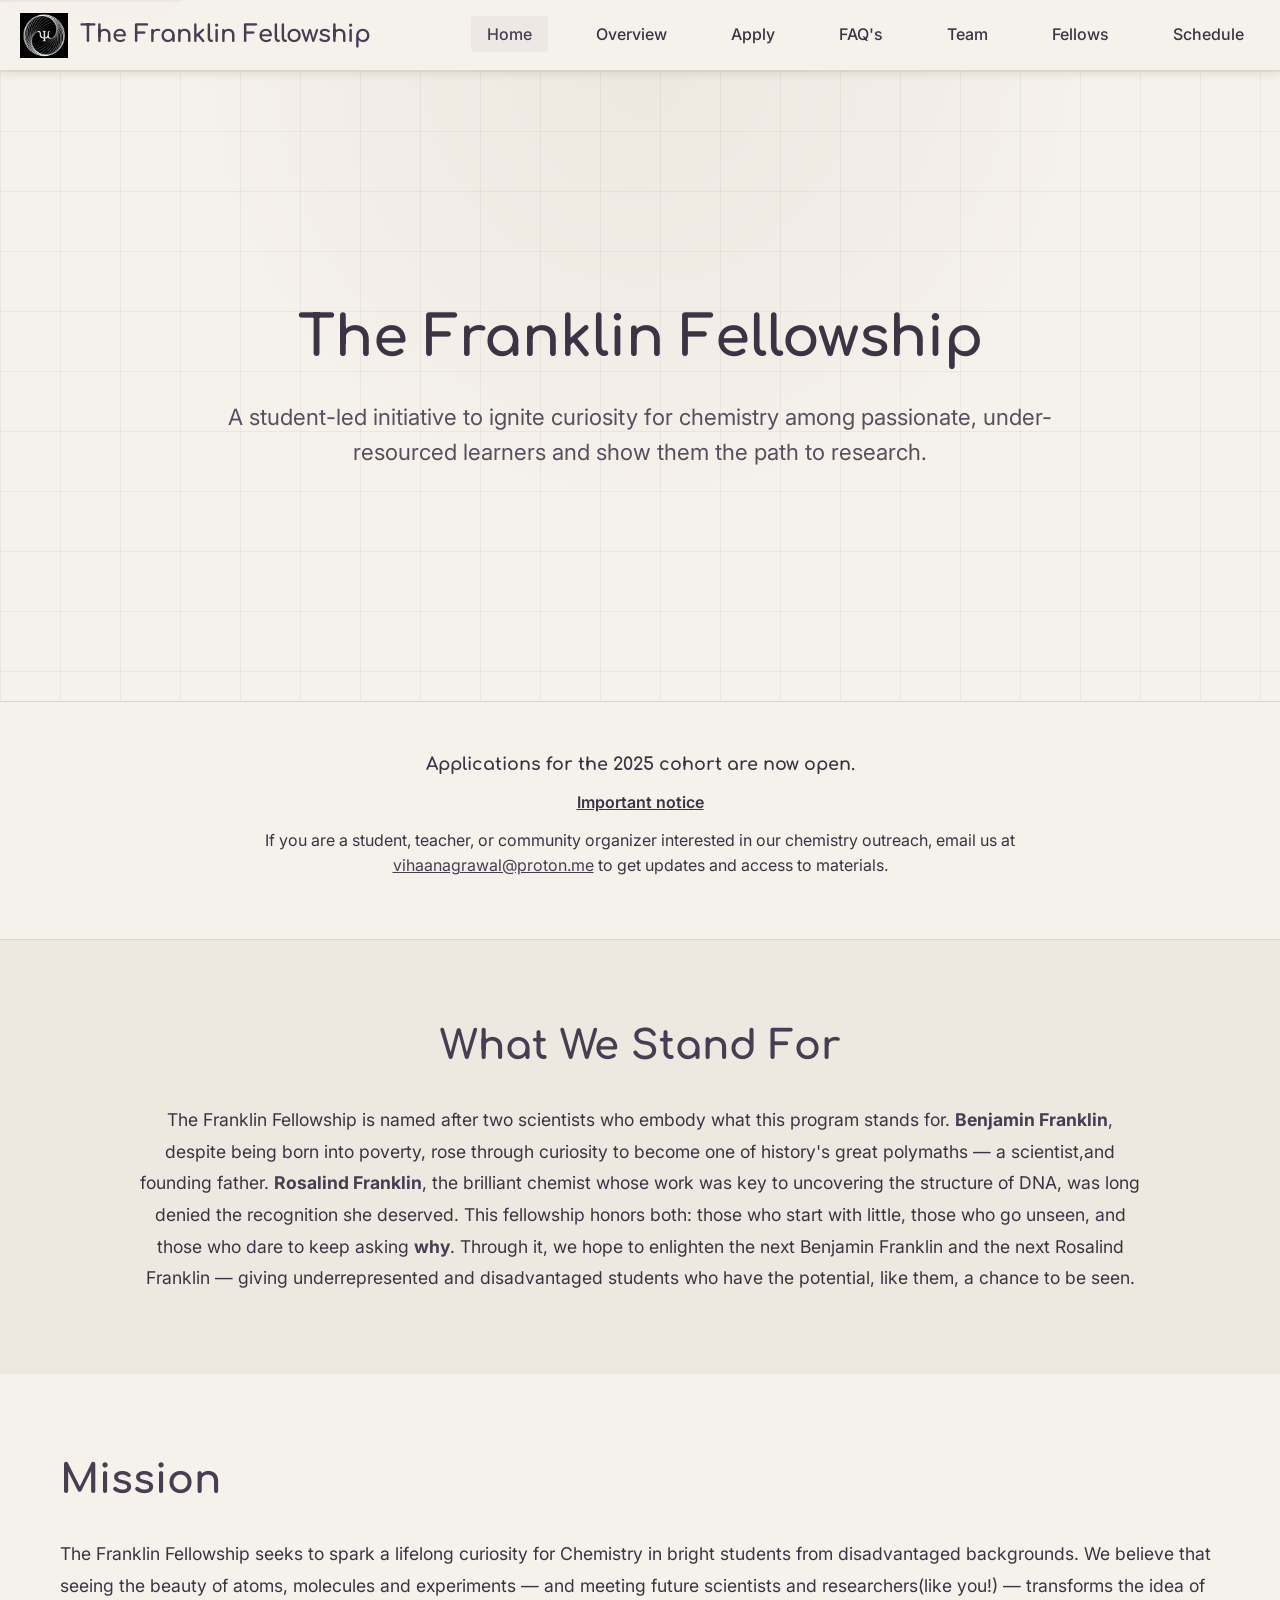
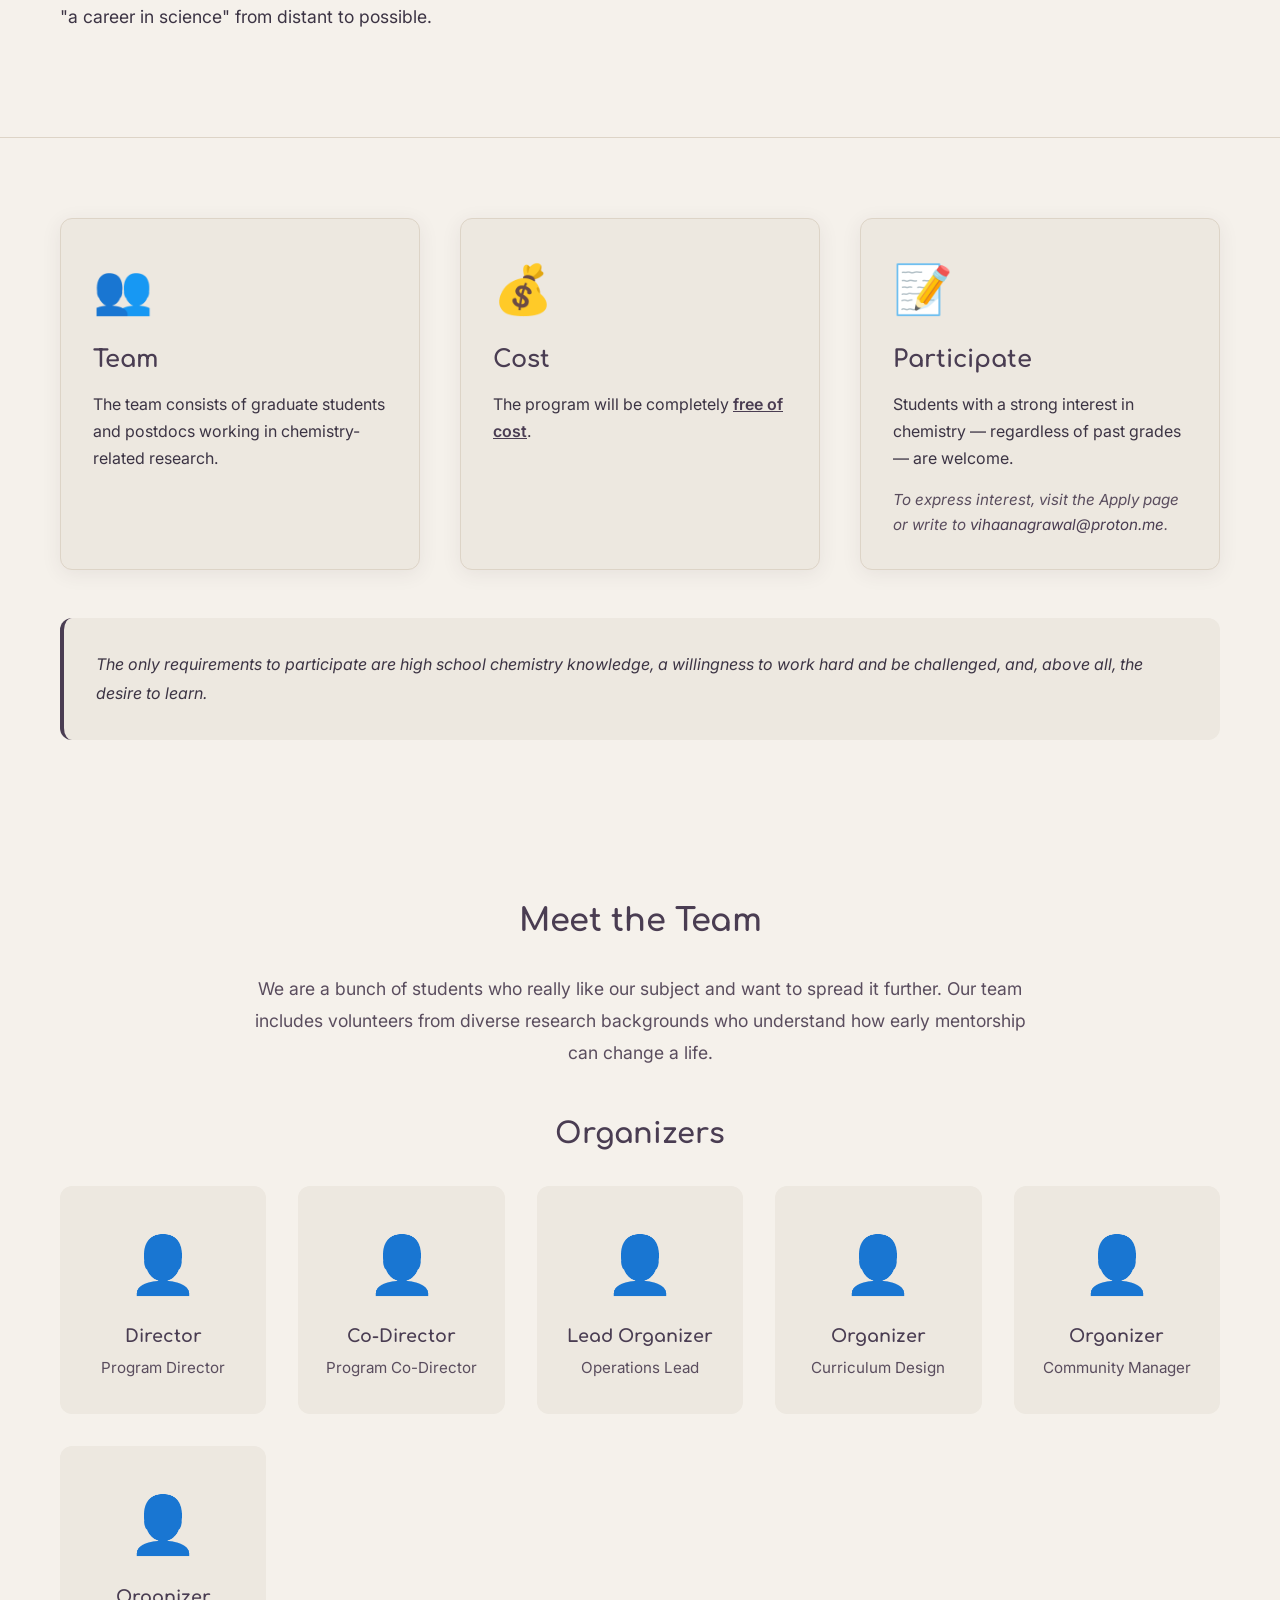
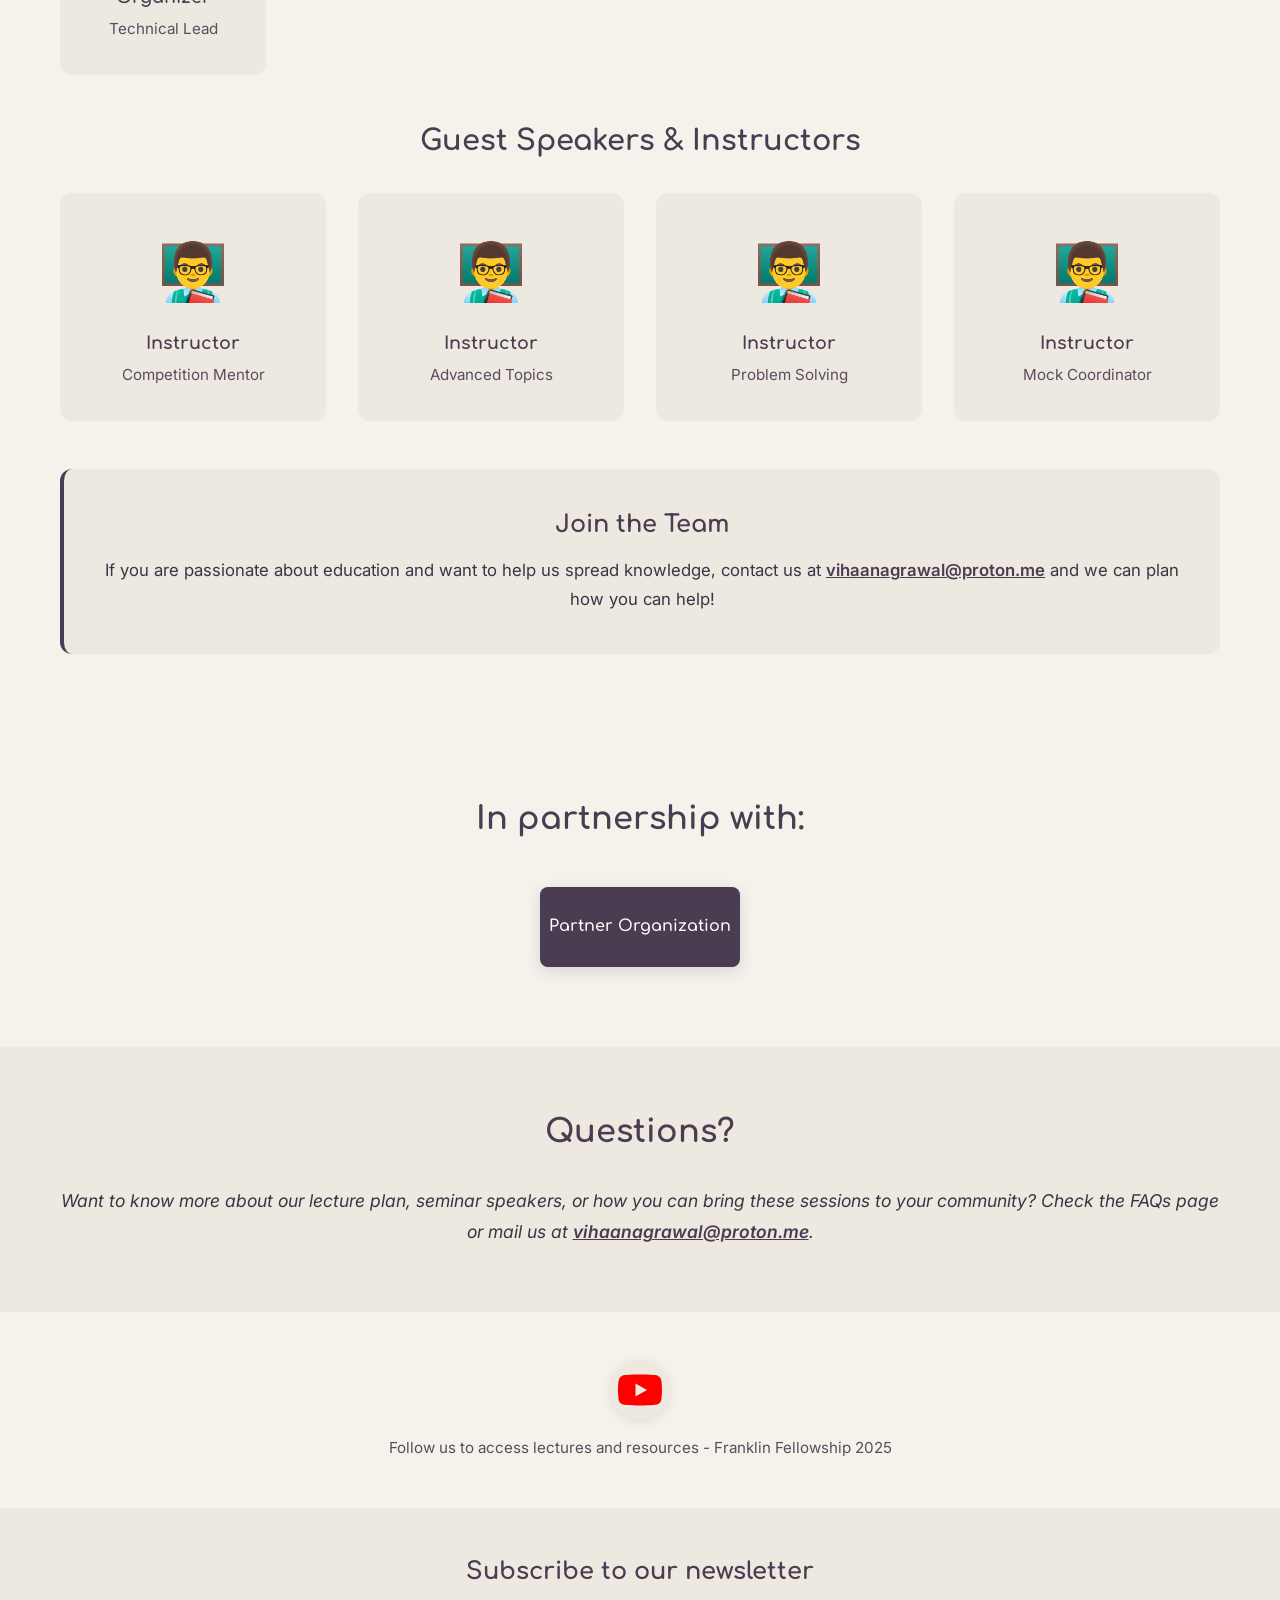
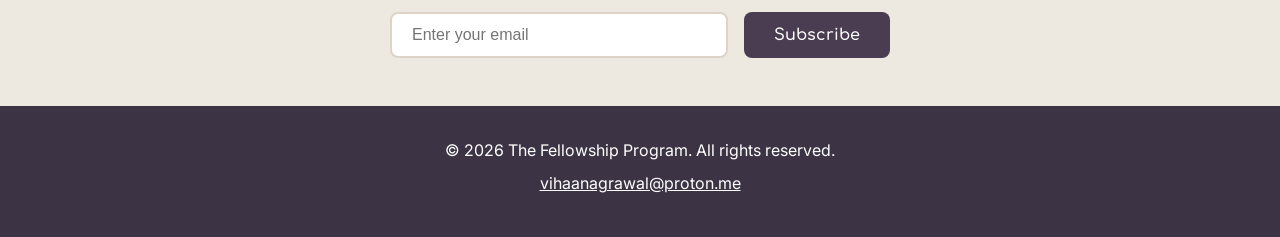
<file: index.html>
<!DOCTYPE html>
<html lang="en">
<head>
    <meta charset="UTF-8">
    <meta name="viewport" content="width=device-width, initial-scale=1.0">
    <title>The Franklin Fellowship</title>
    <link rel="stylesheet" href="styles.css?v=2.0">
    <link rel="preconnect" href="https://fonts.googleapis.com">
    <link rel="preconnect" href="https://fonts.gstatic.com" crossorigin>
    <link href="https://fonts.googleapis.com/css2?family=Comfortaa:wght@300;400;500;600;700&family=Inter:wght@300;400;500;600&display=swap" rel="stylesheet">
</head>
<body>
    <!-- Skip Links -->
    <a href="#main-content" class="skip-link">Skip to main content</a>
    <a href="#navigation" class="skip-link">Skip to navigation</a>

    <!-- Navigation -->
    <nav class="navbar" id="navigation">
        <div class="nav-container">
            <a href="index.html" class="nav-brand">
                <img src="assets/logo.png" alt="Franklin Fellowship Logo" class="nav-logo">
                <span>The Franklin Fellowship</span>
            </a>
            <button class="nav-toggle" id="navToggle" aria-label="Toggle navigation">
                <span></span>
                <span></span>
                <span></span>
            </button>
            <ul class="nav-menu" id="navMenu">
                <li><a href="index.html" class="nav-link active">Home</a></li>
                <li><a href="overview.html" class="nav-link">Overview</a></li>
                <li><a href="apply.html" class="nav-link">Apply</a></li>
                <li><a href="faqs.html" class="nav-link">FAQ's</a></li>
                <li><a href="team.html" class="nav-link">Team</a></li>
                <li><a href="fellows.html" class="nav-link">Fellows</a></li>
                <li><a href="schedule.html" class="nav-link">Schedule</a></li>
            </ul>
        </div>
    </nav>

    <!-- Hero Section -->
    <section id="home" class="hero-section">
        <div class="hero-image">
            <div class="hero-overlay"></div>
            <div class="hero-content" id="main-content">
                <h1 class="hero-title">The Franklin Fellowship</h1>
                <p class="hero-subtitle">A student-led initiative to ignite curiosity for chemistry among passionate, under-resourced learners and show them the path to research.</p>
        </div>
    </section>

    <!-- Notice Section -->
    <section class="notice-section">
        <div class="container">
            <p class="notice-text"><strong>Applications for the 2025 cohort are now open.</strong></p>
            <p class="notice-subtitle">Important notice</p>
            <p>If you are a student, teacher, or community organizer interested in our chemistry outreach, email us at <a href="mailto:vihaanagrawal@proton.me">vihaanagrawal@proton.me</a> to get updates and access to materials.</p>
        </div>
    </section>

    <!-- Naming Story Section -->
    <section class="naming-section">
        <div class="container">
            <div class="naming-content">
                <h2 class="naming-title">What We Stand For</h2>
                <p class="naming-text">
                    The Franklin Fellowship is named after two scientists who embody what this program stands for. <em>Benjamin Franklin</em>, despite being born into poverty, rose through curiosity to become one of history's great polymaths — a scientist,and founding father. <em>Rosalind Franklin</em>, the brilliant chemist whose work was key to uncovering the structure of DNA, was long denied the recognition she deserved. This fellowship honors both: those who start with little, those who go unseen, and those who dare to keep asking <em>why</em>. Through it, we hope to enlighten the next Benjamin Franklin and the next Rosalind Franklin — giving underrepresented and disadvantaged students who have the potential, like them, a chance to be seen.
                </p>
            </div>
        </div>
    </section>

    <!-- Mission Section -->
    <section id="overview" class="mission-section">
        <div class="container">
            <h2 class="section-title">Mission</h2>
            <p class="mission-text">
                The Franklin Fellowship seeks to spark a lifelong curiosity for Chemistry in bright students from disadvantaged backgrounds. We believe that seeing the beauty of atoms, molecules and experiments — and meeting future scientists and researchers(like you!) — transforms the idea of "a career in science" from distant to possible.
            </p>
        </div>
    </section>

    <!-- Info Cards Section -->
    <section class="info-cards-section">
        <div class="container">
            <div class="info-grid">
                <div class="info-card">
                    <div class="info-icon">👥</div>
                    <h3 class="info-title"><a href="#team">Team</a></h3>
                    <p class="info-text">The team consists of graduate students and postdocs working in chemistry-related research.</p>
                </div>
                
                <div class="info-card">
                    <div class="info-icon">💰</div>
                    <h3 class="info-title">Cost</h3>
                    <p class="info-text">The program will be completely <span class="highlight-text">free of cost</span>.</p>
                </div>
                
                <div class="info-card">
                    <div class="info-icon">📝</div>
                    <h3 class="info-title">Participate</h3>
                    <p class="info-text">Students with a strong interest in chemistry — regardless of past grades — are welcome.</p>
                    <p class="info-text-small">To express interest, visit the Apply page or write to <a href="mailto:vihaanagrawal@proton.me">vihaanagrawal@proton.me</a>.
                </div>
            </div>
            
            <div class="application-note">
                <p>The only requirements to participate are high school chemistry knowledge, a willingness to work hard and be challenged, and, above all, the desire to learn.</p>
            </div>
        </div>
    </section>

    <!-- Team Section -->
    <section id="team" class="team-section">
        <div class="container">
            <h2 class="section-title-center">Meet the Team</h2>
            <p class="team-intro">We are a bunch of students who really like our subject and want to spread it further. Our team includes volunteers from diverse research backgrounds who understand how early mentorship can change a life.</p>
            
            <h3 class="team-category">Organizers</h3>
            <div class="team-grid">
                <div class="team-card">
                    <div class="team-avatar">👤</div>
                    <h4 class="team-name">Director</h4>
                    <p class="team-role">Program Director</p>
                </div>
                <div class="team-card">
                    <div class="team-avatar">👤</div>
                    <h4 class="team-name">Co-Director</h4>
                    <p class="team-role">Program Co-Director</p>
                </div>
                <div class="team-card">
                    <div class="team-avatar">👤</div>
                    <h4 class="team-name">Lead Organizer</h4>
                    <p class="team-role">Operations Lead</p>
                </div>
                <div class="team-card">
                    <div class="team-avatar">👤</div>
                    <h4 class="team-name">Organizer</h4>
                    <p class="team-role">Curriculum Design</p>
                </div>
                <div class="team-card">
                    <div class="team-avatar">👤</div>
                    <h4 class="team-name">Organizer</h4>
                    <p class="team-role">Community Manager</p>
                </div>
                <div class="team-card">
                    <div class="team-avatar">👤</div>
                    <h4 class="team-name">Organizer</h4>
                    <p class="team-role">Technical Lead</p>
                </div>
            </div>

            <h3 class="team-category">Guest Speakers & Instructors</h3>
            <div class="team-grid">
                <div class="team-card">
                    <div class="team-avatar">👨‍🏫</div>
                    <h4 class="team-name">Instructor</h4>
                    <p class="team-role">Competition Mentor</p>
                </div>
                <div class="team-card">
                    <div class="team-avatar">👨‍🏫</div>
                    <h4 class="team-name">Instructor</h4>
                    <p class="team-role">Advanced Topics</p>
                </div>
                <div class="team-card">
                    <div class="team-avatar">👨‍🏫</div>
                    <h4 class="team-name">Instructor</h4>
                    <p class="team-role">Problem Solving</p>
                </div>
                <div class="team-card">
                    <div class="team-avatar">👨‍🏫</div>
                    <h4 class="team-name">Instructor</h4>
                    <p class="team-role">Mock Coordinator</p>
                </div>
            </div>

            <div class="team-join">
                <h3>Join the Team</h3>
                <p>If you are passionate about education and want to help us spread knowledge, contact us at <a href="mailto:vihaanagrawal@proton.me">vihaanagrawal@proton.me</a> and we can plan how you can help!</p>
            </div>
        </div>
    </section>

    <!-- Partnership Section -->
    <section class="partnership-section">
        <div class="container">
            <h2 class="section-title-center">In partnership with:</h2>
            <div class="partner-logos">
                <div class="partner-logo">
                    <div class="partner-placeholder">Partner Organization</div>
                </div>
            </div>
        </div>
    </section>

    <!-- Questions Section -->
    <section id="faqs" class="questions-section">
        <div class="container">
            <h2 class="section-title-center">Questions?</h2>
            <p class="questions-text">
                Want to know more about our lecture plan, seminar speakers, or how you can bring these sessions to your community? Check the FAQs page or mail us at <a href="mailto:vihaanagrawal@proton.me">vihaanagrawal@proton.me</a>.
            </p>
        </div>
    </section>

    <!-- Social Media Section -->
    <section class="social-section">
        <div class="container">
            <div class="social-links">
                <a href="#" class="social-link" aria-label="YouTube">
                    <svg viewBox="0 0 24 24" width="44" height="44">
                        <path fill="#FF0000" d="M23.498 6.186a3.016 3.016 0 0 0-2.122-2.136C19.505 3.545 12 3.545 12 3.545s-7.505 0-9.377.505A3.017 3.017 0 0 0 .502 6.186C0 8.07 0 12 0 12s0 3.93.502 5.814a3.016 3.016 0 0 0 2.122 2.136c1.871.505 9.376.505 9.376.505s7.505 0 9.377-.505a3.015 3.015 0 0 0 2.122-2.136C24 15.93 24 12 24 12s0-3.93-.502-5.814zM9.545 15.568V8.432L15.818 12l-6.273 3.568z"/>
                    </svg>
                </a>
            </div>
            <p class="social-text">Follow us to access lectures and resources - Franklin Fellowship 2025</p>
        </div>
    </section>

    <!-- Newsletter Section -->
    <section class="newsletter-section">
        <div class="container">
            <h3 class="newsletter-title">Subscribe to our newsletter</h3>
            <form class="newsletter-form" id="newsletterForm">
                <input type="email" placeholder="Enter your email" class="newsletter-input" required>
                <button type="submit" class="newsletter-button">Subscribe</button>
            </form>
        </div>
    </section>

    <!-- Footer -->
    <footer class="footer">
        <div class="container">
            <p>© 2025 The Franklin Fellowship. All rights reserved.</p>
            <p><a href="mailto:vihaanagrawal@proton.me">vihaanagrawal@proton.me</a></p>
        </div>
    </footer>

    <script src="script.js"></script>
</body>
</html>
</file>
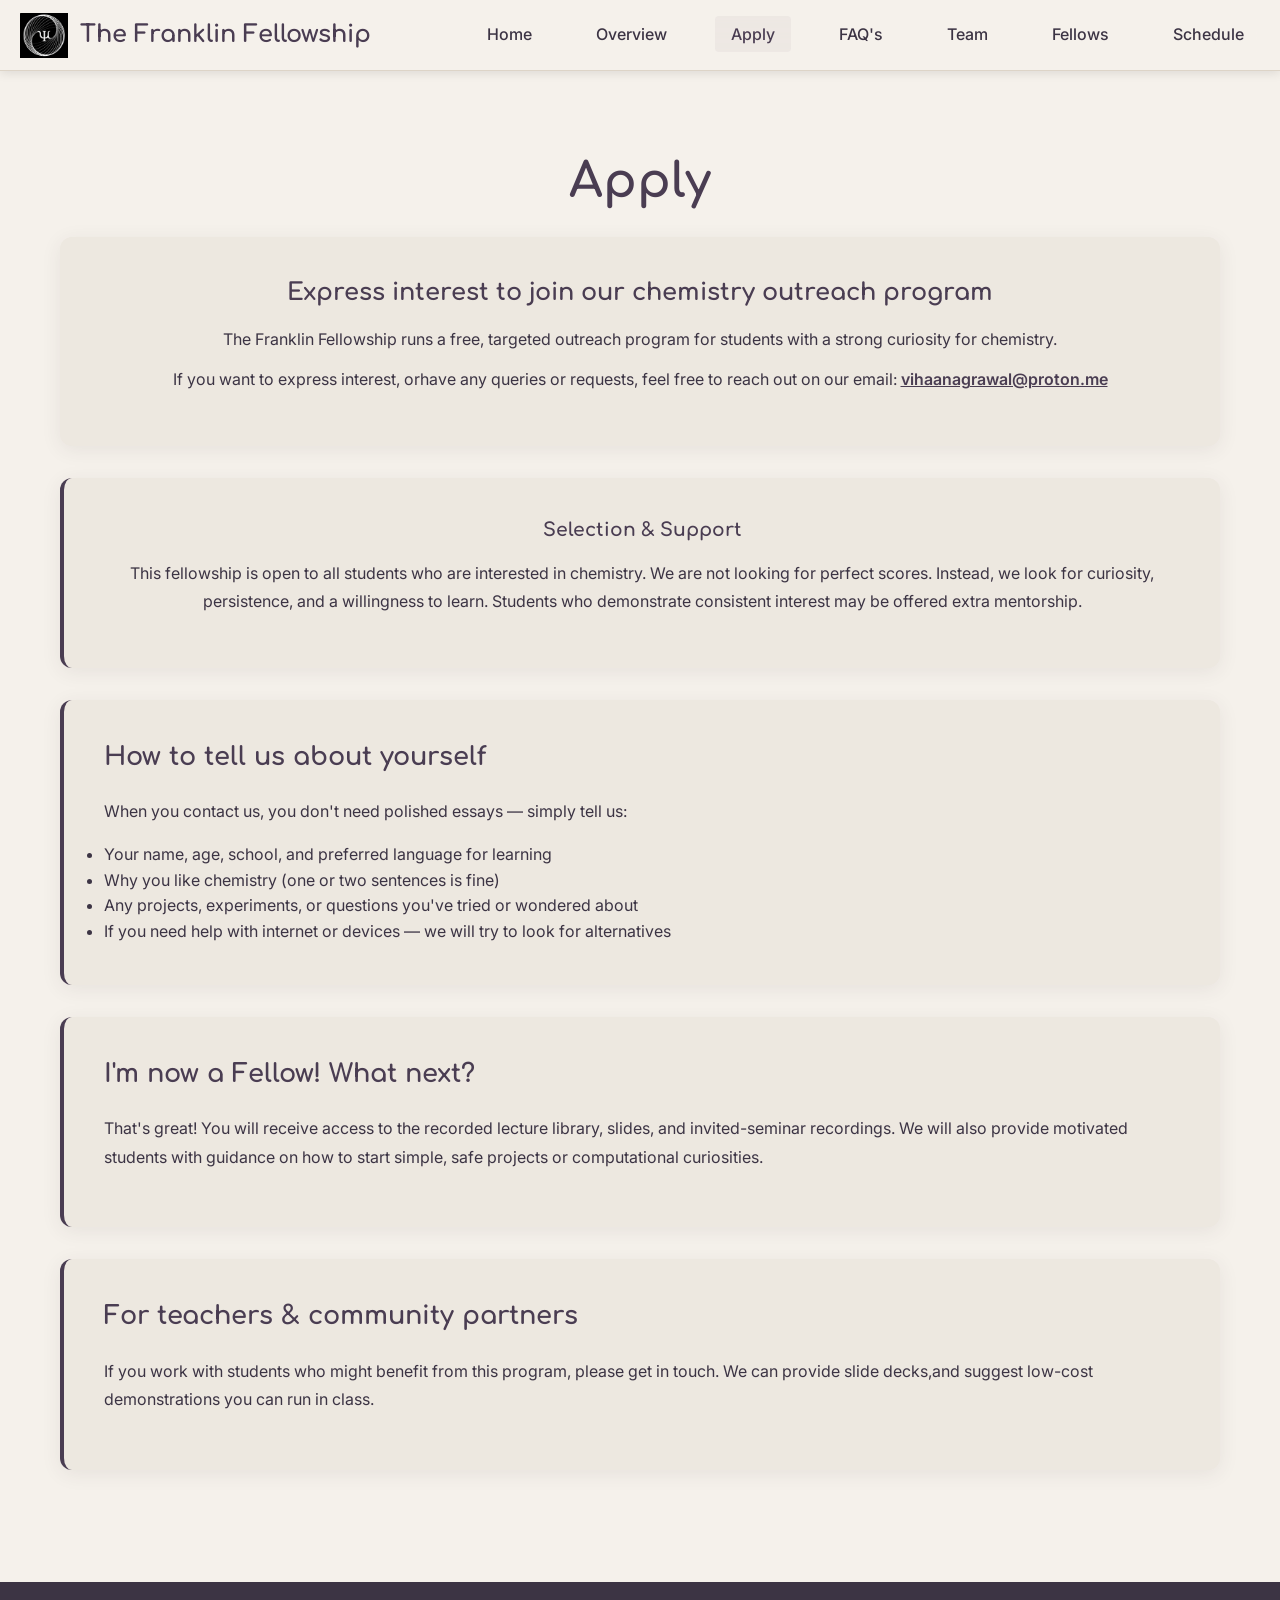
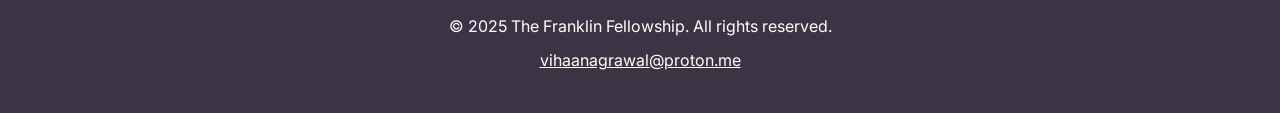
<file: apply.html>
<!DOCTYPE html>
<html lang="en">
<head>
    <meta charset="UTF-8">
    <meta name="viewport" content="width=device-width, initial-scale=1.0">
    <title>Apply - The Franklin Fellowship</title>
    <link rel="stylesheet" href="styles.css?v=2.0">
    <link href="https://fonts.googleapis.com/css2?family=Comfortaa:wght@300;400;500;600;700&family=Inter:wght@300;400;500;600&display=swap" rel="stylesheet">
</head>
<body>
    <nav class="navbar">
        <div class="nav-container">
            <a href="index.html" class="nav-brand">
                <img src="assets/logo.png" alt="Franklin Fellowship Logo" class="nav-logo">
                <span>The Franklin Fellowship</span>
            </a>
            <button class="nav-toggle" id="navToggle"><span></span><span></span><span></span></button>
            <ul class="nav-menu" id="navMenu">
                <li><a href="index.html" class="nav-link">Home</a></li>
                <li><a href="overview.html" class="nav-link">Overview</a></li>
                <li><a href="apply.html" class="nav-link active">Apply</a></li>
                <li><a href="faqs.html" class="nav-link">FAQ's</a></li>
                <li><a href="team.html" class="nav-link">Team</a></li>
                <li><a href="fellows.html" class="nav-link">Fellows</a></li>
                <li><a href="schedule.html" class="nav-link">Schedule</a></li>
            </ul>
        </div>
    </nav>
    
    <main class="page-content">
        <section class="apply-section">
            <div class="container">
                <h1 class="page-title">Apply</h1>
                
                <div class="apply-notice">
                    <h2>Express interest to join our chemistry outreach program</h2>
                    <p>The Franklin Fellowship runs a free, targeted outreach program for students with a strong curiosity for chemistry.</p>
                    <p>If you want to express interest, orhave any queries or requests, feel free to reach out on our email: <a href="mailto:vihaanagrawal@proton.me">vihaanagrawal@proton.me</a></p>
                </div>

                <div class="apply-notice important">
                    <h3>Selection & Support</h3>
                    <p>This fellowship is open to all students who are interested in chemistry. We are not looking for perfect scores. Instead, we look for curiosity, persistence, and a willingness to learn. Students who demonstrate consistent interest may be offered extra mentorship.</p>
                </div>

                <div class="apply-card">
                    <h2 class="apply-card-title">How to tell us about yourself</h2>
                    <p>When you contact us, you don't need polished essays — simply tell us:</p>
                    <ul>
                        <li>Your name, age, school, and preferred language for learning</li>
                        <li>Why you like chemistry (one or two sentences is fine)</li>
                        <li>Any projects, experiments, or questions you've tried or wondered about</li>
                        <li>If you need help with internet or devices — we will try to look for alternatives</li>
                    </ul>
                </div>

                <div class="apply-card highlight">
                    <h2 class="apply-card-title">I'm now a Fellow! What next?</h2>
                    <p>That's great! You will receive access to the recorded lecture library, slides, and invited-seminar recordings. We will also provide motivated students with guidance on how to start simple, safe projects or computational curiosities.</p>
                </div>

                <div class="apply-card">
                    <h2 class="apply-card-title">For teachers & community partners</h2>
                    <p>
                        If you work with students who might benefit from this program, please get in touch. We can provide slide decks,and suggest low-cost demonstrations you can run in class.
                    </p>
                </div>

            </div>
        </section>
    </main>
    
    <footer class="footer">
        <div class="container">
            <p>© 2025 The Franklin Fellowship. All rights reserved.</p>
            <p><a href="mailto:vihaanagrawal@proton.me">vihaanagrawal@proton.me</a></p>
        </div>
    </footer>
    <script src="script.js"></script>
</body>
</html>
</file>
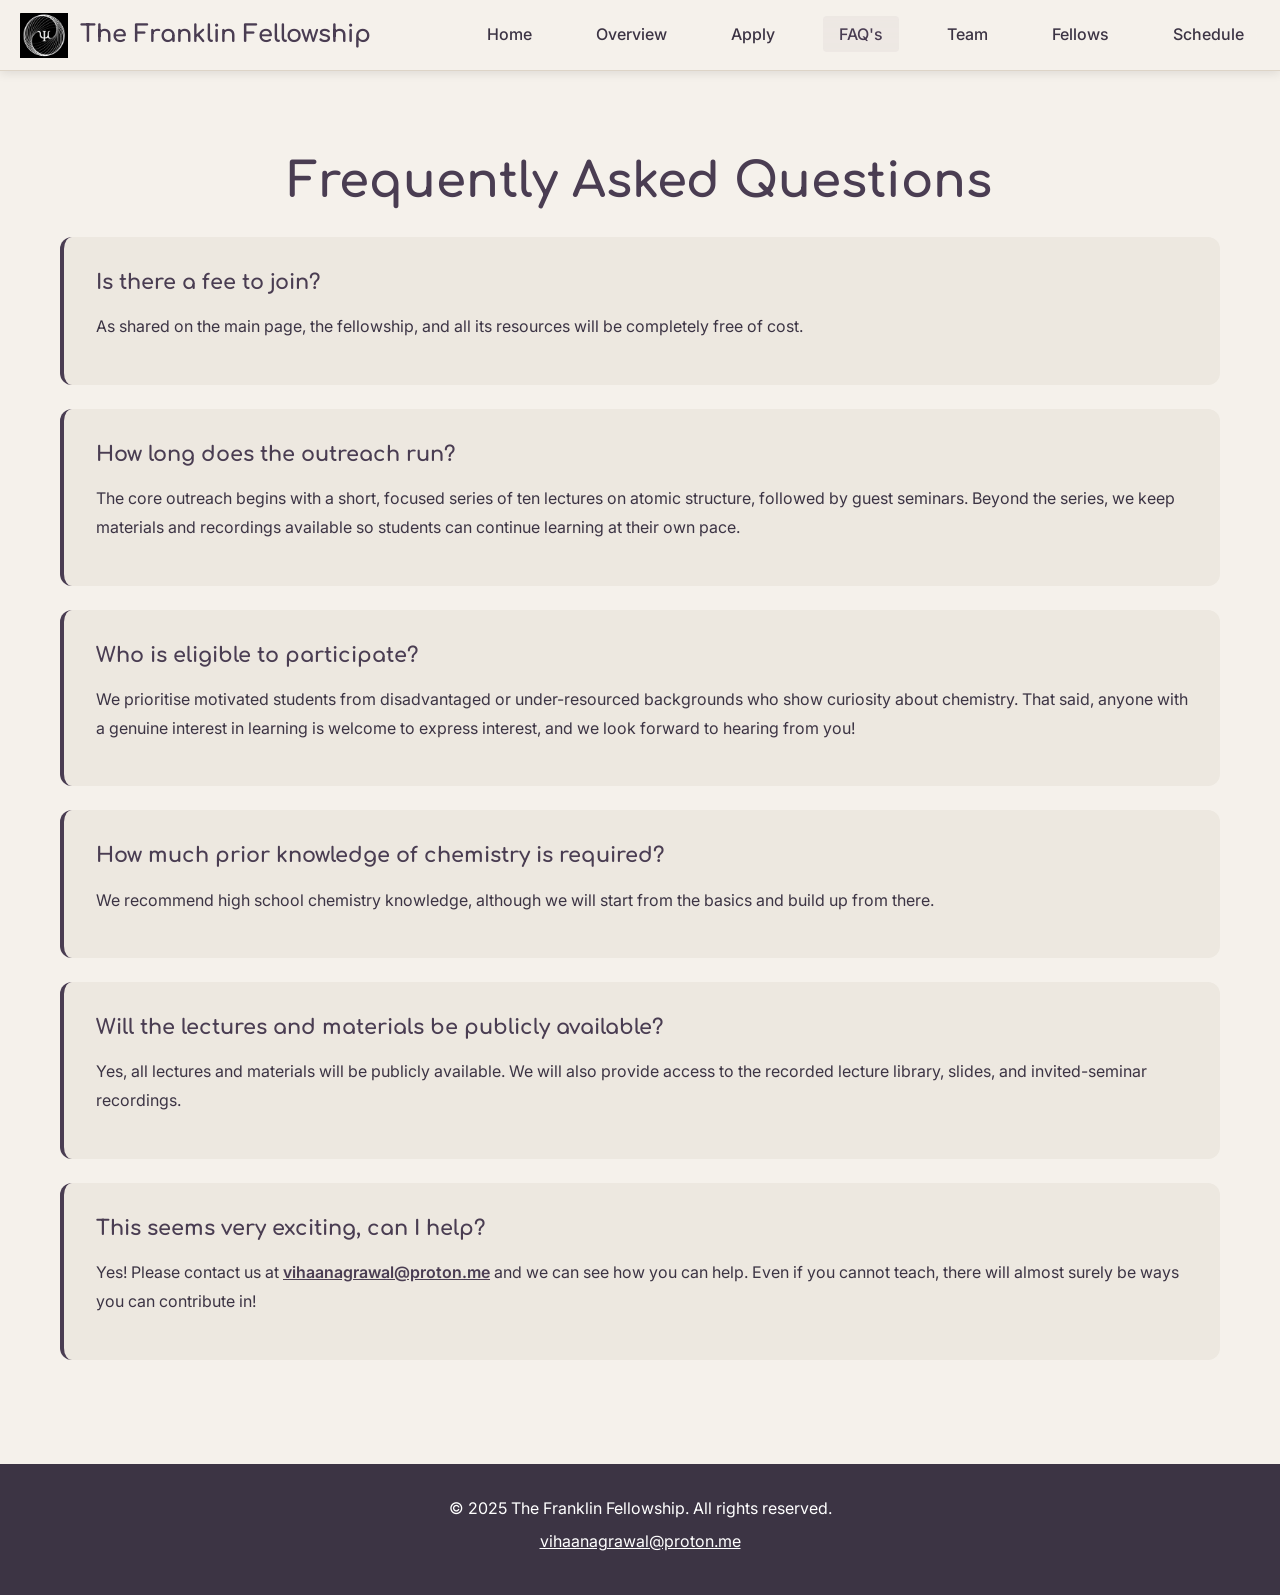
<file: faqs.html>
<!DOCTYPE html>
<html lang="en">
<head>
    <meta charset="UTF-8">
    <meta name="viewport" content="width=device-width, initial-scale=1.0">
    <title>FAQs - The Franklin Fellowship</title>
    <link rel="stylesheet" href="styles.css?v=2.0">
    <link href="https://fonts.googleapis.com/css2?family=Comfortaa:wght@300;400;500;600;700&family=Inter:wght@300;400;500;600&display=swap" rel="stylesheet">
</head>
<body>
    <nav class="navbar">
        <div class="nav-container">
            <a href="index.html" class="nav-brand">
                <img src="assets/logo.png" alt="Franklin Fellowship Logo" class="nav-logo">
                <span>The Franklin Fellowship</span>
            </a>
            <button class="nav-toggle" id="navToggle"><span></span><span></span><span></span></button>
            <ul class="nav-menu" id="navMenu">
                <li><a href="index.html" class="nav-link">Home</a></li>
                <li><a href="overview.html" class="nav-link">Overview</a></li>
                <li><a href="apply.html" class="nav-link">Apply</a></li>
                <li><a href="faqs.html" class="nav-link active">FAQ's</a></li>
                <li><a href="team.html" class="nav-link">Team</a></li>
                <li><a href="fellows.html" class="nav-link">Fellows</a></li>
                <li><a href="schedule.html" class="nav-link">Schedule</a></li>
            </ul>
        </div>
    </nav>
    
    <main class="page-content">
        <section class="faq-section">
            <div class="container">
                <h1 class="page-title">Frequently Asked Questions</h1>
                
                <div class="faq-item">
                    <h3 class="faq-question">Is there a fee to join?</h3>
                    <p class="faq-answer">As shared on the main page, the fellowship, and all its resources will be completely free of cost.</p>
                </div>

                <div class="faq-item">
                    <h3 class="faq-question">How long does the outreach run?</h3>
                    <p class="faq-answer">The core outreach begins with a short, focused series of ten lectures on atomic structure, followed by guest seminars. Beyond the series, we keep materials and recordings available so students can continue learning at their own pace.</p>
                </div>

                <div class="faq-item">
                    <h3 class="faq-question">Who is eligible to participate?</h3>
                    <p class="faq-answer">We prioritise motivated students from disadvantaged or under-resourced backgrounds who show curiosity about chemistry. That said, anyone with a genuine interest in learning is welcome to express interest, and we look forward to hearing from you!</p>
                </div>

                <div class="faq-item">
                    <h3 class="faq-question">How much prior knowledge of chemistry is required?</h3>
                    <p class="faq-answer">We recommend high school chemistry knowledge, although we will start from the basics and build up from there.</p>
                </div>

                <div class="faq-item">
                    <h3 class="faq-question">Will the lectures and materials be publicly available?</h3>
                    <p class="faq-answer">Yes, all lectures and materials will be publicly available. We will also provide access to the recorded lecture library, slides, and invited-seminar recordings.</p>
                </div>

                <div class="faq-item">
                    <h3 class="faq-question">This seems very exciting, can I help?</h3>
                    <p class="faq-answer">Yes! Please contact us at <a href="mailto:vihaanagrawal@proton.me">vihaanagrawal@proton.me</a> and we can see how you can help. Even if you cannot teach, there will almost surely be ways you can contribute in!</p>
                </div>
            </div>
        </section>
    </main>
    
    <footer class="footer">
        <div class="container">
            <p>© 2025 The Franklin Fellowship. All rights reserved.</p>
            <p><a href="mailto:vihaanagrawal@proton.me">vihaanagrawal@proton.me</a></p>
        </div>
    </footer>
    <script src="script.js"></script>
</body>
</html>
</file>
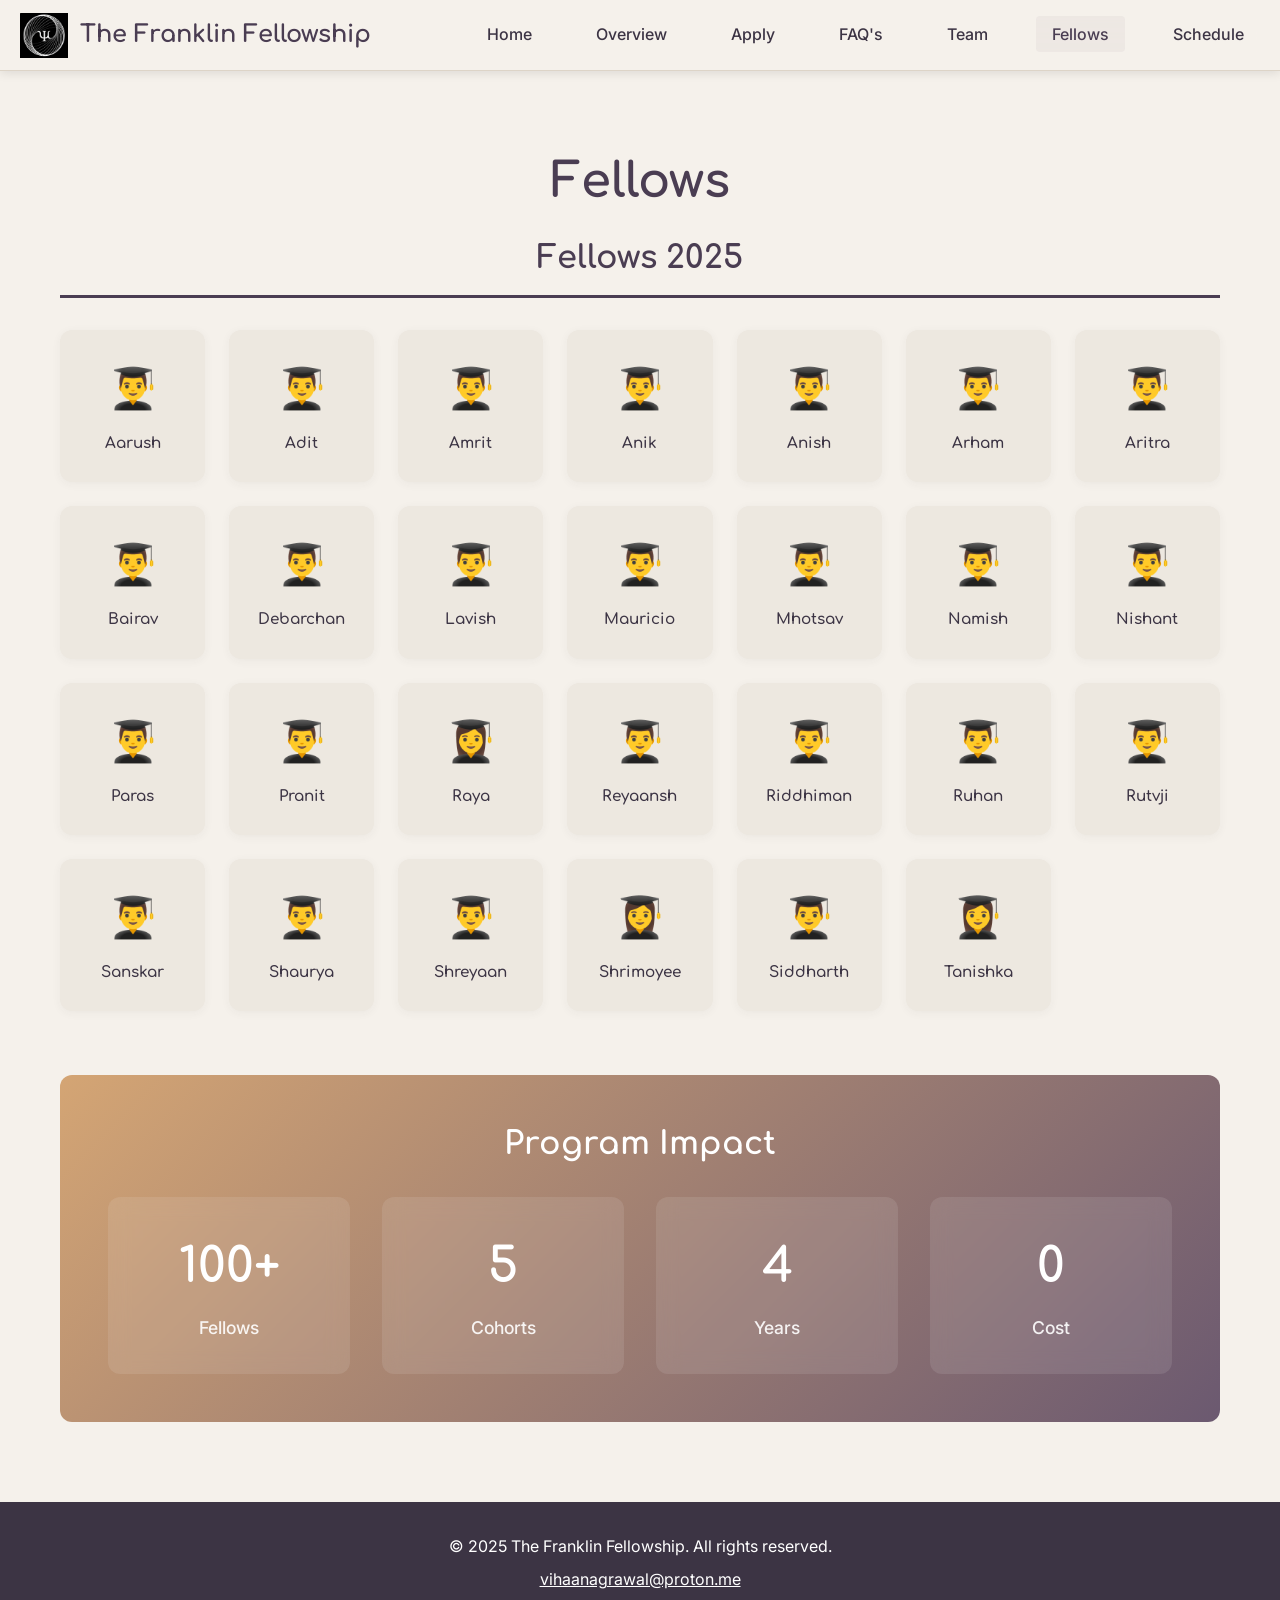
<file: fellows.html>
<!DOCTYPE html>
<html lang="en">
<head>
    <meta charset="UTF-8">
    <meta name="viewport" content="width=device-width, initial-scale=1.0">
            <title>Fellows - The Franklin Fellowship</title>
    <link rel="stylesheet" href="styles.css?v=2.0">
    <link href="https://fonts.googleapis.com/css2?family=Comfortaa:wght@300;400;500;600;700&family=Inter:wght@300;400;500;600&display=swap" rel="stylesheet">
</head>
<body>
    <nav class="navbar">
        <div class="nav-container">
            <a href="index.html" class="nav-brand">
                <img src="assets/logo.png" alt="Franklin Fellowship Logo" class="nav-logo">
                <span>The Franklin Fellowship</span>
            </a>
            <button class="nav-toggle" id="navToggle"><span></span><span></span><span></span></button>
            <ul class="nav-menu" id="navMenu">
                <li><a href="index.html" class="nav-link">Home</a></li>
                <li><a href="overview.html" class="nav-link">Overview</a></li>
                <li><a href="apply.html" class="nav-link">Apply</a></li>
                <li><a href="faqs.html" class="nav-link">FAQ's</a></li>
                <li><a href="team.html" class="nav-link">Team</a></li>
                <li><a href="fellows.html" class="nav-link active">Fellows</a></li>
                <li><a href="schedule.html" class="nav-link">Schedule</a></li>
            </ul>
        </div>
    </nav>
    
    <main class="page-content">
        <section class="fellows-section">
            <div class="container">
                <h1 class="page-title">Fellows</h1>
                
                <div class="cohort-section">
                    <h2 class="cohort-title">Fellows 2025</h2>
                    <div class="fellows-grid">
                        <div class="fellow-card">👨‍🎓<div class="fellow-name">Aarush</div></div>
                        <div class="fellow-card">👨‍🎓<div class="fellow-name">Adit</div></div>
                        <div class="fellow-card">👨‍🎓<div class="fellow-name">Amrit</div></div>
                        <div class="fellow-card">👨‍🎓<div class="fellow-name">Anik</div></div>
                        <div class="fellow-card">👨‍🎓<div class="fellow-name">Anish</div></div>
                        <div class="fellow-card">👨‍🎓<div class="fellow-name">Arham</div></div>
                        <div class="fellow-card">👨‍🎓<div class="fellow-name">Aritra</div></div>
                        <div class="fellow-card">👨‍🎓<div class="fellow-name">Bairav</div></div>
                        <div class="fellow-card">👨‍🎓<div class="fellow-name">Debarchan</div></div>
                        <div class="fellow-card">👨‍🎓<div class="fellow-name">Lavish</div></div>
                        <div class="fellow-card">👨‍🎓<div class="fellow-name">Mauricio</div></div>
                        <div class="fellow-card">👨‍🎓<div class="fellow-name">Mhotsav</div></div>
                        <div class="fellow-card">👨‍🎓<div class="fellow-name">Namish</div></div>
                        <div class="fellow-card">👨‍🎓<div class="fellow-name">Nishant</div></div>
                        <div class="fellow-card">👨‍🎓<div class="fellow-name">Paras</div></div>
                        <div class="fellow-card">👨‍🎓<div class="fellow-name">Pranit</div></div>
                        <div class="fellow-card">👩‍🎓<div class="fellow-name">Raya</div></div>
                        <div class="fellow-card">👨‍🎓<div class="fellow-name">Reyaansh</div></div>
                        <div class="fellow-card">👨‍🎓<div class="fellow-name">Riddhiman</div></div>
                        <div class="fellow-card">👨‍🎓<div class="fellow-name">Ruhan</div></div>
                        <div class="fellow-card">👨‍🎓<div class="fellow-name">Rutvji</div></div>
                        <div class="fellow-card">👨‍🎓<div class="fellow-name">Sanskar</div></div>
                        <div class="fellow-card">👨‍🎓<div class="fellow-name">Shaurya</div></div>
                        <div class="fellow-card">👨‍🎓<div class="fellow-name">Shreyaan</div></div>
                        <div class="fellow-card">👩‍🎓<div class="fellow-name">Shrimoyee</div></div>
                        <div class="fellow-card">👨‍🎓<div class="fellow-name">Siddharth</div></div>
                        <div class="fellow-card">👩‍🎓<div class="fellow-name">Tanishka</div></div>
                    </div>
                </div>

                <div class="cohort-stats">
                    <h3>Program Impact</h3>
                    <div class="stats-grid">
                        <div class="stat-card"><div class="stat-number">100+</div><div class="stat-label">Fellows</div></div>
                        <div class="stat-card"><div class="stat-number">5</div><div class="stat-label">Cohorts</div></div>
                        <div class="stat-card"><div class="stat-number">4</div><div class="stat-label">Years</div></div>
                        <div class="stat-card"><div class="stat-number">0</div><div class="stat-label">Cost</div></div>
                    </div>
                </div>
            </div>
        </section>
    </main>
    
    <footer class="footer">
        <div class="container">
            <p>© 2025 The Franklin Fellowship. All rights reserved.</p>
            <p><a href="mailto:vihaanagrawal@proton.me">vihaanagrawal@proton.me</a></p>
        </div>
    </footer>
    <script src="script.js"></script>
</body>
</html>
</file>
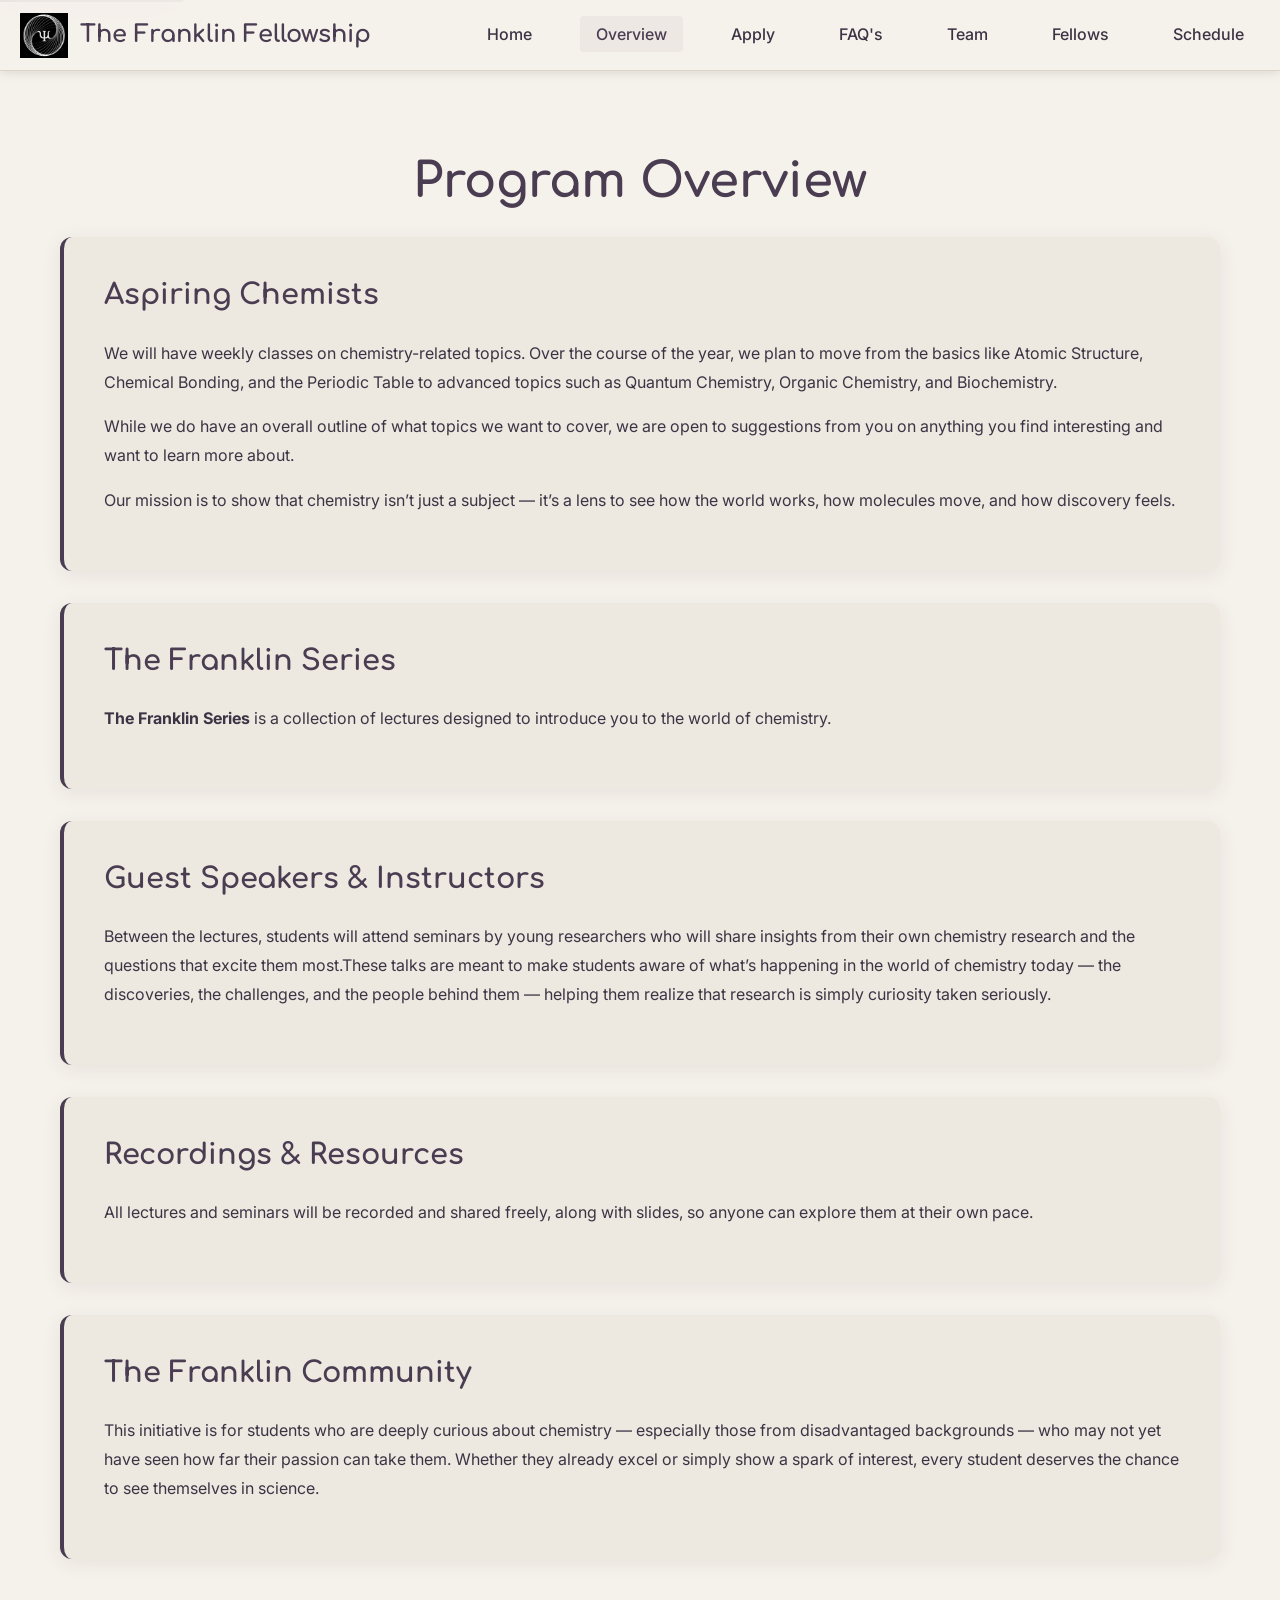
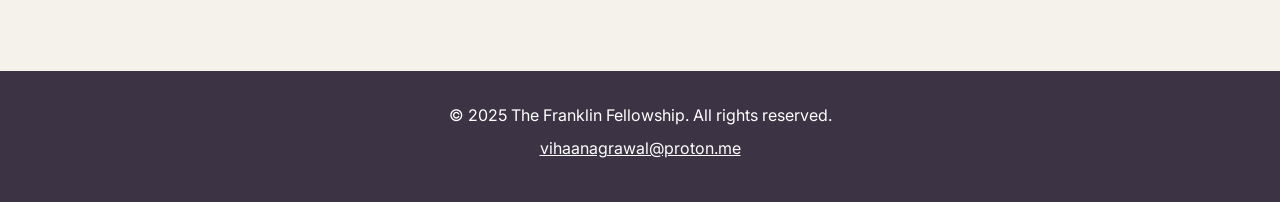
<file: overview.html>
<!DOCTYPE html>
<html lang="en">
<head>
    <meta charset="UTF-8">
    <meta name="viewport" content="width=device-width, initial-scale=1.0">
    <title>Overview - The Fellowship Program</title>
    <link rel="stylesheet" href="styles.css?v=2.0">
    <link rel="preconnect" href="https://fonts.googleapis.com">
    <link rel="preconnect" href="https://fonts.gstatic.com" crossorigin>
    <link href="https://fonts.googleapis.com/css2?family=Comfortaa:wght@300;400;500;600;700&family=Inter:wght@300;400;500;600&display=swap" rel="stylesheet">
</head>
<body>
    <a href="#main-content" class="skip-link">Skip to main content</a>
    <nav class="navbar">
        <div class="nav-container">
            <a href="index.html" class="nav-brand">
                <img src="assets/logo.png" alt="Franklin Fellowship Logo" class="nav-logo">
                <span>The Franklin Fellowship</span>
            </a>
            <button class="nav-toggle" id="navToggle" aria-label="Toggle navigation">
                <span></span><span></span><span></span>
            </button>
            <ul class="nav-menu" id="navMenu">
                <li><a href="index.html" class="nav-link">Home</a></li>
                <li><a href="overview.html" class="nav-link active">Overview</a></li>
                <li><a href="apply.html" class="nav-link">Apply</a></li>
                <li><a href="faqs.html" class="nav-link">FAQ's</a></li>
                <li><a href="team.html" class="nav-link">Team</a></li>
                <li><a href="fellows.html" class="nav-link">Fellows</a></li>
                <li><a href="schedule.html" class="nav-link">Schedule</a></li>
            </ul>
        </div>
    </nav>
    
    <main id="main-content" class="page-content">
        <section class="overview-section">
            <div class="container">
                <h1 class="page-title">Program Overview</h1>
                
                <div class="overview-card">
                    <h2 class="overview-card-title">Aspiring Chemists</h2>
                    <p>We will have weekly classes on chemistry-related topics. Over the course of the year, we plan to move from the basics like Atomic Structure, Chemical Bonding, and the Periodic Table to advanced topics such as Quantum Chemistry, Organic Chemistry, and Biochemistry.</p>
                    <p>While we do have an overall outline of what topics we want to cover, we are open to suggestions from you on anything you find interesting and want to learn more about.</p>
                    <p>Our mission is to show that chemistry isn’t just a subject — it’s a lens to see how the world works, how molecules move, and how discovery feels.</p>
                </div>

                <div class="overview-card">
                    <h2 class="overview-card-title">The Franklin Series</h2>
                    <p><strong>The Franklin Series</strong> is a collection of lectures designed to introduce you to the world of chemistry.</p>
                </div>

                <div class="overview-card">
                    <h2 class="overview-card-title">Guest Speakers & Instructors</h2>
                    <p>Between the lectures, students will attend seminars by young researchers who will share insights from their own chemistry research and the questions that excite them most.These talks are meant to make students aware of what’s happening in the world of chemistry today — the discoveries, the challenges, and the people behind them — helping them realize that research is simply curiosity taken seriously.
                </div>

                <div class="overview-card">
                    <h2 class="overview-card-title">Recordings & Resources</h2>
                    <p>All lectures and seminars will be recorded and shared freely, along with slides, so anyone can explore them at their own pace.</p>
                </div>

                <div class="overview-card">
                    <h2 class="overview-card-title">The Franklin Community</h2>
                    <p>This initiative is for students who are deeply curious about chemistry — especially those from disadvantaged backgrounds — who may not yet have seen how far their passion can take them. Whether they already excel or simply show a spark of interest, every student deserves the chance to see themselves in science.</p>
                </div>

            </div>
        </section>
    </main>
    
    <footer class="footer">
        <div class="container">
            <p>© 2025 The Franklin Fellowship. All rights reserved.</p>
            <p><a href="mailto:vihaanagrawal@proton.me">vihaanagrawal@proton.me</a></p>
        </div>
    </footer>
    <script src="script.js"></script>
</body>
</html>
</file>
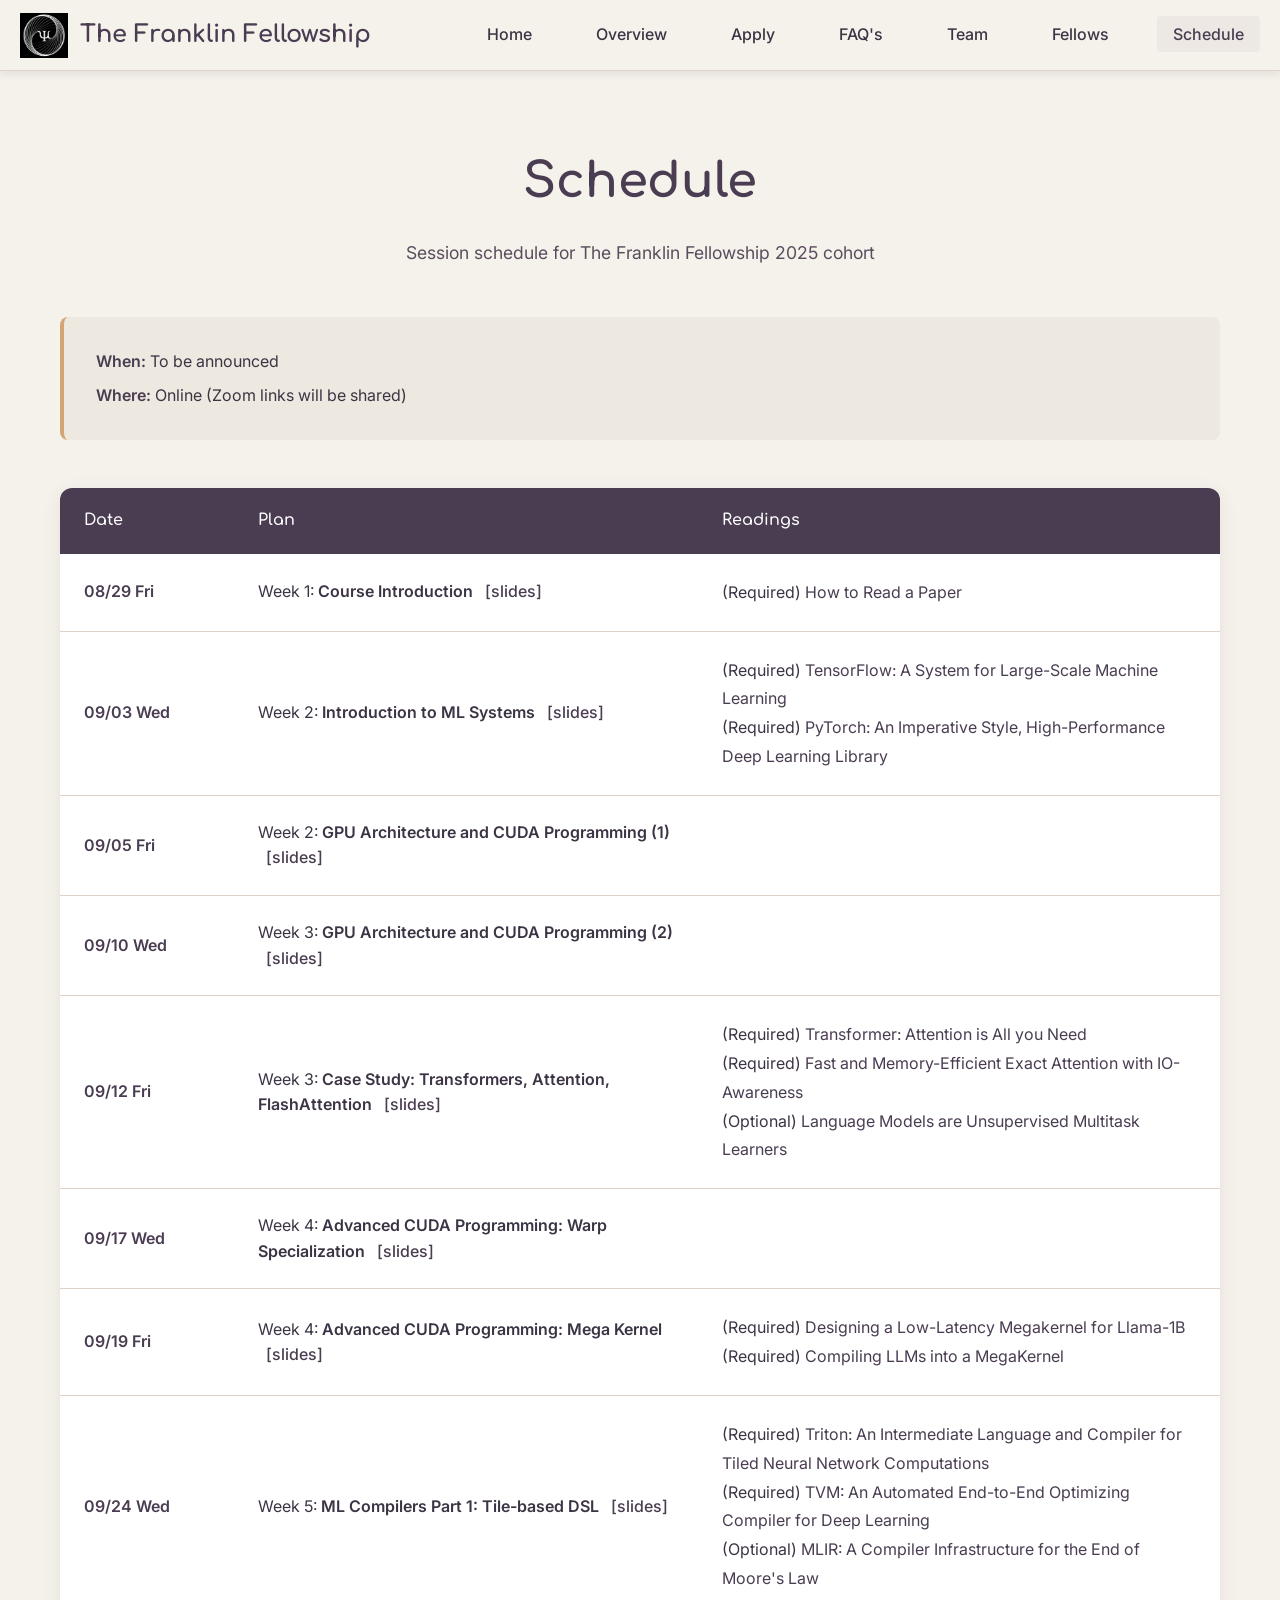
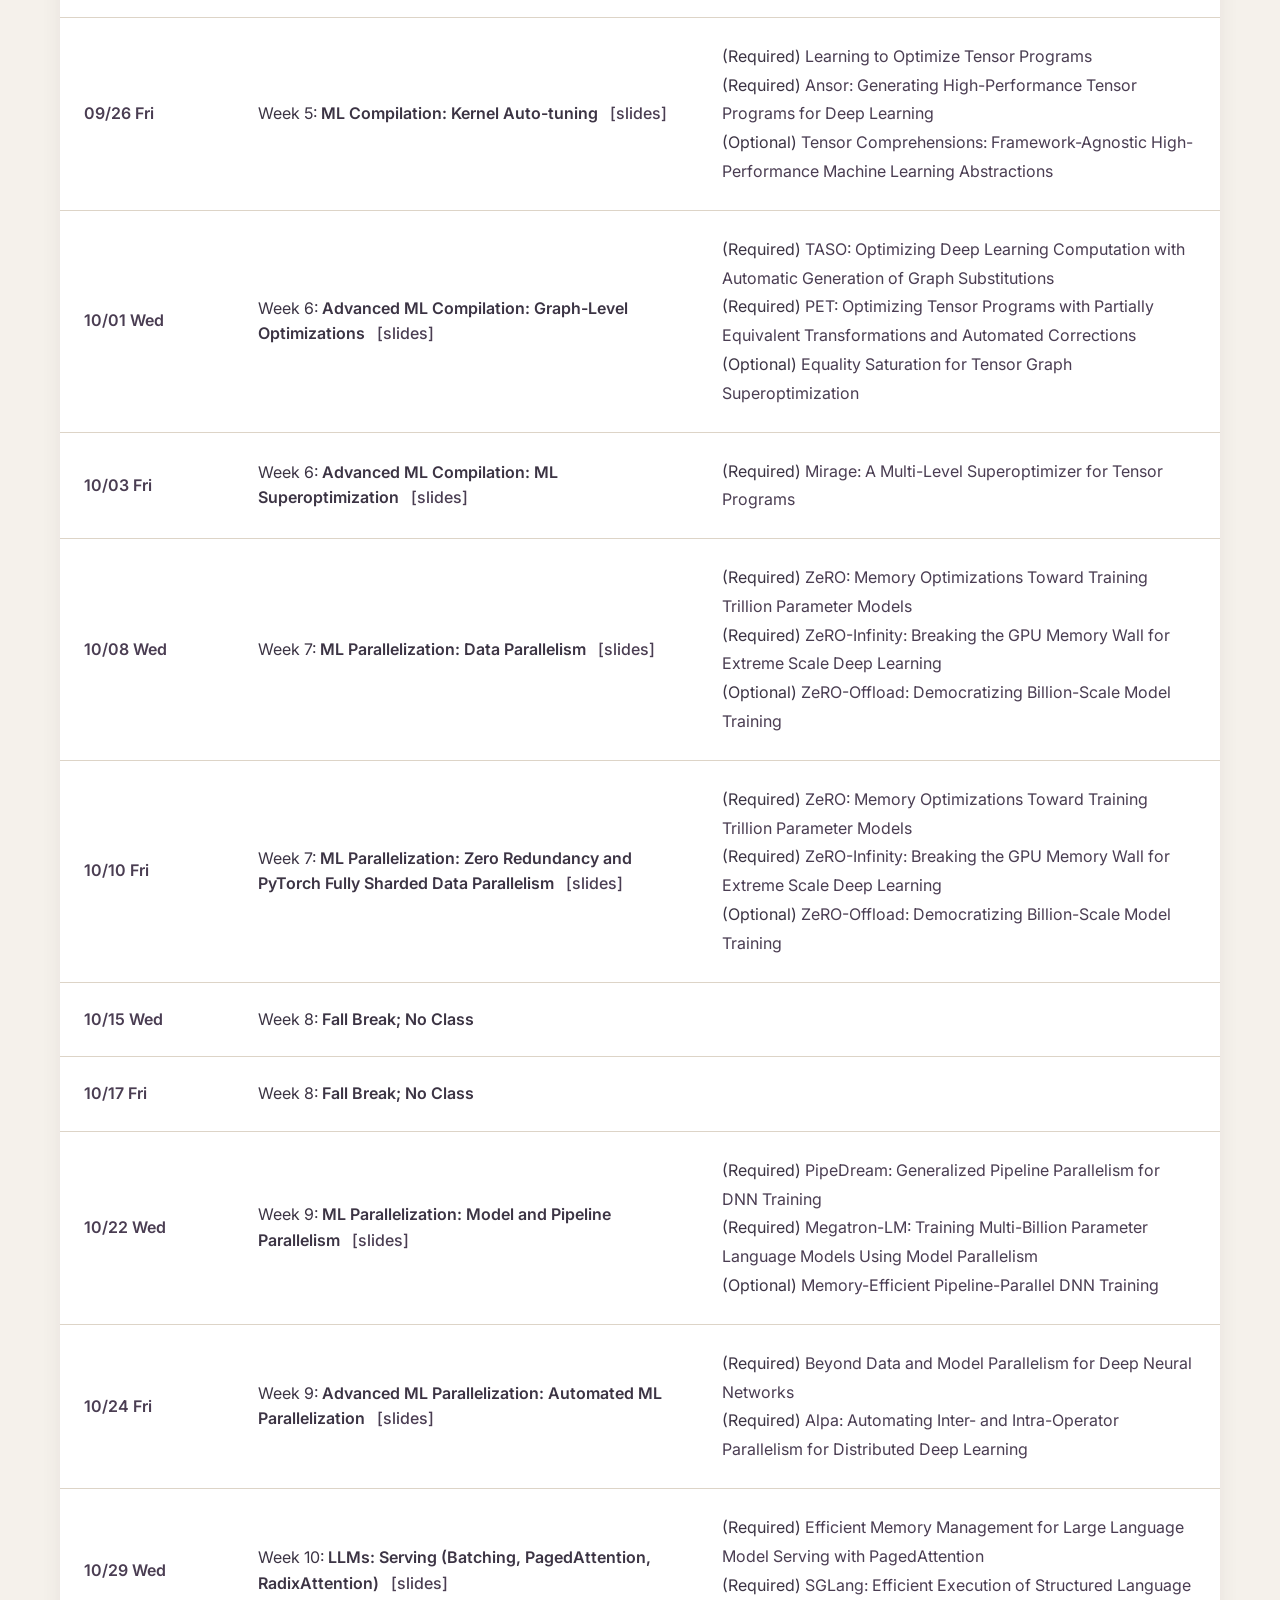
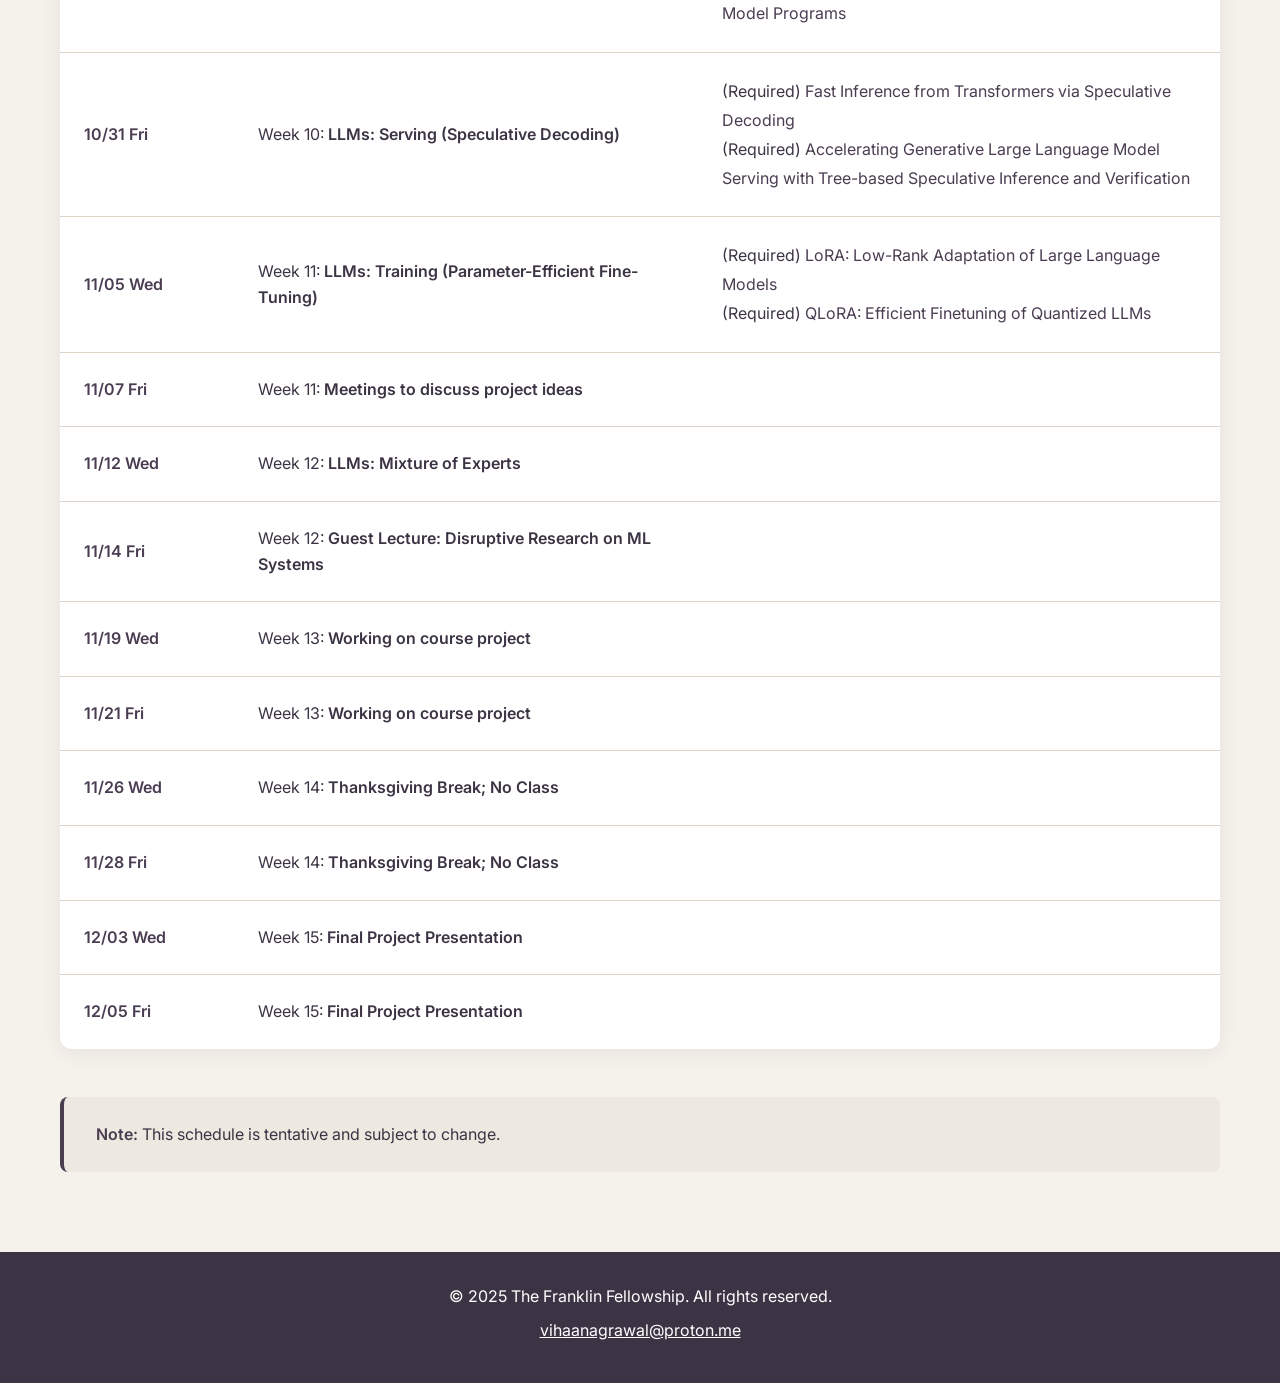
<file: schedule.html>
<!DOCTYPE html>
<html lang="en">
<head>
    <meta charset="UTF-8">
    <meta name="viewport" content="width=device-width, initial-scale=1.0">
    <title>Schedule - The Franklin Fellowship</title>
    <link rel="stylesheet" href="styles.css?v=2.0">
    <link href="https://fonts.googleapis.com/css2?family=Comfortaa:wght@300;400;500;600;700&family=Inter:wght@300;400;500;600&display=swap" rel="stylesheet">
</head>
<body>
    <nav class="navbar">
        <div class="nav-container">
            <a href="index.html" class="nav-brand">
                <img src="assets/logo.png" alt="Franklin Fellowship Logo" class="nav-logo">
                <span>The Franklin Fellowship</span>
            </a>
            <button class="nav-toggle" id="navToggle"><span></span><span></span><span></span></button>
            <ul class="nav-menu" id="navMenu">
                <li><a href="index.html" class="nav-link">Home</a></li>
                <li><a href="overview.html" class="nav-link">Overview</a></li>
                <li><a href="apply.html" class="nav-link">Apply</a></li>
                <li><a href="faqs.html" class="nav-link">FAQ's</a></li>
                <li><a href="team.html" class="nav-link">Team</a></li>
                <li><a href="fellows.html" class="nav-link">Fellows</a></li>
                <li><a href="schedule.html" class="nav-link active">Schedule</a></li>
            </ul>
        </div>
    </nav>
    
    <main class="page-content">
        <section class="schedule-section">
            <div class="container">
                <h1 class="page-title">Schedule</h1>
                <p class="page-intro">Session schedule for The Franklin Fellowship 2025 cohort</p>
                
                <div class="schedule-info">
                    <p><strong>When:</strong> To be announced</p>
                    <p><strong>Where:</strong> Online (Zoom links will be shared)</p>
                </div>

                <div class="schedule-table-wrapper">
                    <table class="schedule-table">
                        <thead>
                            <tr>
                                <th>Date</th>
                                <th>Plan</th>
                                <th>Readings</th>
                            </tr>
                        </thead>
                        <tbody>
                            <tr>
                                <td>08/29 Fri</td>
                                <td>Week 1: <strong>Course Introduction</strong> <a href="#" class="table-link">[slides]</a></td>
                                <td>(Required) <a href="#" class="reading-link">How to Read a Paper</a></td>
                            </tr>
                            <tr>
                                <td>09/03 Wed</td>
                                <td>Week 2: <strong>Introduction to ML Systems</strong> <a href="#" class="table-link">[slides]</a></td>
                                <td>(Required) <a href="#" class="reading-link">TensorFlow: A System for Large-Scale Machine Learning</a><br>(Required) <a href="#" class="reading-link">PyTorch: An Imperative Style, High-Performance Deep Learning Library</a></td>
                            </tr>
                            <tr>
                                <td>09/05 Fri</td>
                                <td>Week 2: <strong>GPU Architecture and CUDA Programming (1)</strong> <a href="#" class="table-link">[slides]</a></td>
                                <td></td>
                            </tr>
                            <tr>
                                <td>09/10 Wed</td>
                                <td>Week 3: <strong>GPU Architecture and CUDA Programming (2)</strong> <a href="#" class="table-link">[slides]</a></td>
                                <td></td>
                            </tr>
                            <tr>
                                <td>09/12 Fri</td>
                                <td>Week 3: <strong>Case Study: Transformers, Attention, FlashAttention</strong> <a href="#" class="table-link">[slides]</a></td>
                                <td>(Required) <a href="#" class="reading-link">Transformer: Attention is All you Need</a><br>(Required) <a href="#" class="reading-link">Fast and Memory-Efficient Exact Attention with IO-Awareness</a><br>(Optional) <a href="#" class="reading-link">Language Models are Unsupervised Multitask Learners</a></td>
                            </tr>
                            <tr>
                                <td>09/17 Wed</td>
                                <td>Week 4: <strong>Advanced CUDA Programming: Warp Specialization</strong> <a href="#" class="table-link">[slides]</a></td>
                                <td></td>
                            </tr>
                            <tr>
                                <td>09/19 Fri</td>
                                <td>Week 4: <strong>Advanced CUDA Programming: Mega Kernel</strong> <a href="#" class="table-link">[slides]</a></td>
                                <td>(Required) <a href="#" class="reading-link">Designing a Low-Latency Megakernel for Llama-1B</a><br>(Required) <a href="#" class="reading-link">Compiling LLMs into a MegaKernel</a></td>
                            </tr>
                            <tr>
                                <td>09/24 Wed</td>
                                <td>Week 5: <strong>ML Compilers Part 1: Tile-based DSL</strong> <a href="#" class="table-link">[slides]</a></td>
                                <td>(Required) <a href="#" class="reading-link">Triton: An Intermediate Language and Compiler for Tiled Neural Network Computations</a><br>(Required) <a href="#" class="reading-link">TVM: An Automated End-to-End Optimizing Compiler for Deep Learning</a><br>(Optional) <a href="#" class="reading-link">MLIR: A Compiler Infrastructure for the End of Moore's Law</a></td>
                            </tr>
                            <tr>
                                <td>09/26 Fri</td>
                                <td>Week 5: <strong>ML Compilation: Kernel Auto-tuning</strong> <a href="#" class="table-link">[slides]</a></td>
                                <td>(Required) <a href="#" class="reading-link">Learning to Optimize Tensor Programs</a><br>(Required) <a href="#" class="reading-link">Ansor: Generating High-Performance Tensor Programs for Deep Learning</a><br>(Optional) <a href="#" class="reading-link">Tensor Comprehensions: Framework-Agnostic High-Performance Machine Learning Abstractions</a></td>
                            </tr>
                            <tr>
                                <td>10/01 Wed</td>
                                <td>Week 6: <strong>Advanced ML Compilation: Graph-Level Optimizations</strong> <a href="#" class="table-link">[slides]</a></td>
                                <td>(Required) <a href="#" class="reading-link">TASO: Optimizing Deep Learning Computation with Automatic Generation of Graph Substitutions</a><br>(Required) <a href="#" class="reading-link">PET: Optimizing Tensor Programs with Partially Equivalent Transformations and Automated Corrections</a><br>(Optional) <a href="#" class="reading-link">Equality Saturation for Tensor Graph Superoptimization</a></td>
                            </tr>
                            <tr>
                                <td>10/03 Fri</td>
                                <td>Week 6: <strong>Advanced ML Compilation: ML Superoptimization</strong> <a href="#" class="table-link">[slides]</a></td>
                                <td>(Required) <a href="#" class="reading-link">Mirage: A Multi-Level Superoptimizer for Tensor Programs</a></td>
                            </tr>
                            <tr>
                                <td>10/08 Wed</td>
                                <td>Week 7: <strong>ML Parallelization: Data Parallelism</strong> <a href="#" class="table-link">[slides]</a></td>
                                <td>(Required) <a href="#" class="reading-link">ZeRO: Memory Optimizations Toward Training Trillion Parameter Models</a><br>(Required) <a href="#" class="reading-link">ZeRO-Infinity: Breaking the GPU Memory Wall for Extreme Scale Deep Learning</a><br>(Optional) <a href="#" class="reading-link">ZeRO-Offload: Democratizing Billion-Scale Model Training</a></td>
                            </tr>
                            <tr>
                                <td>10/10 Fri</td>
                                <td>Week 7: <strong>ML Parallelization: Zero Redundancy and PyTorch Fully Sharded Data Parallelism</strong> <a href="#" class="table-link">[slides]</a></td>
                                <td>(Required) <a href="#" class="reading-link">ZeRO: Memory Optimizations Toward Training Trillion Parameter Models</a><br>(Required) <a href="#" class="reading-link">ZeRO-Infinity: Breaking the GPU Memory Wall for Extreme Scale Deep Learning</a><br>(Optional) <a href="#" class="reading-link">ZeRO-Offload: Democratizing Billion-Scale Model Training</a></td>
                            </tr>
                            <tr>
                                <td>10/15 Wed</td>
                                <td>Week 8: <strong>Fall Break; No Class</strong></td>
                                <td></td>
                            </tr>
                            <tr>
                                <td>10/17 Fri</td>
                                <td>Week 8: <strong>Fall Break; No Class</strong></td>
                                <td></td>
                            </tr>
                            <tr>
                                <td>10/22 Wed</td>
                                <td>Week 9: <strong>ML Parallelization: Model and Pipeline Parallelism</strong> <a href="#" class="table-link">[slides]</a></td>
                                <td>(Required) <a href="#" class="reading-link">PipeDream: Generalized Pipeline Parallelism for DNN Training</a><br>(Required) <a href="#" class="reading-link">Megatron-LM: Training Multi-Billion Parameter Language Models Using Model Parallelism</a><br>(Optional) <a href="#" class="reading-link">Memory-Efficient Pipeline-Parallel DNN Training</a></td>
                            </tr>
                            <tr>
                                <td>10/24 Fri</td>
                                <td>Week 9: <strong>Advanced ML Parallelization: Automated ML Parallelization</strong> <a href="#" class="table-link">[slides]</a></td>
                                <td>(Required) <a href="#" class="reading-link">Beyond Data and Model Parallelism for Deep Neural Networks</a><br>(Required) <a href="#" class="reading-link">Alpa: Automating Inter- and Intra-Operator Parallelism for Distributed Deep Learning</a></td>
                            </tr>
                            <tr>
                                <td>10/29 Wed</td>
                                <td>Week 10: <strong>LLMs: Serving (Batching, PagedAttention, RadixAttention)</strong> <a href="#" class="table-link">[slides]</a></td>
                                <td>(Required) <a href="#" class="reading-link">Efficient Memory Management for Large Language Model Serving with PagedAttention</a><br>(Required) <a href="#" class="reading-link">SGLang: Efficient Execution of Structured Language Model Programs</a></td>
                            </tr>
                            <tr>
                                <td>10/31 Fri</td>
                                <td>Week 10: <strong>LLMs: Serving (Speculative Decoding)</strong></td>
                                <td>(Required) <a href="#" class="reading-link">Fast Inference from Transformers via Speculative Decoding</a><br>(Required) <a href="#" class="reading-link">Accelerating Generative Large Language Model Serving with Tree-based Speculative Inference and Verification</a></td>
                            </tr>
                            <tr>
                                <td>11/05 Wed</td>
                                <td>Week 11: <strong>LLMs: Training (Parameter-Efficient Fine-Tuning)</strong></td>
                                <td>(Required) <a href="#" class="reading-link">LoRA: Low-Rank Adaptation of Large Language Models</a><br>(Required) <a href="#" class="reading-link">QLoRA: Efficient Finetuning of Quantized LLMs</a></td>
                            </tr>
                            <tr>
                                <td>11/07 Fri</td>
                                <td>Week 11: <strong>Meetings to discuss project ideas</strong></td>
                                <td></td>
                            </tr>
                            <tr>
                                <td>11/12 Wed</td>
                                <td>Week 12: <strong>LLMs: Mixture of Experts</strong></td>
                                <td></td>
                            </tr>
                            <tr>
                                <td>11/14 Fri</td>
                                <td>Week 12: <strong>Guest Lecture: Disruptive Research on ML Systems</strong></td>
                                <td></td>
                            </tr>
                            <tr>
                                <td>11/19 Wed</td>
                                <td>Week 13: <strong>Working on course project</strong></td>
                                <td></td>
                            </tr>
                            <tr>
                                <td>11/21 Fri</td>
                                <td>Week 13: <strong>Working on course project</strong></td>
                                <td></td>
                            </tr>
                            <tr>
                                <td>11/26 Wed</td>
                                <td>Week 14: <strong>Thanksgiving Break; No Class</strong></td>
                                <td></td>
                            </tr>
                            <tr>
                                <td>11/28 Fri</td>
                                <td>Week 14: <strong>Thanksgiving Break; No Class</strong></td>
                                <td></td>
                            </tr>
                            <tr>
                                <td>12/03 Wed</td>
                                <td>Week 15: <strong>Final Project Presentation</strong></td>
                                <td></td>
                            </tr>
                            <tr>
                                <td>12/05 Fri</td>
                                <td>Week 15: <strong>Final Project Presentation</strong></td>
                                <td></td>
                            </tr>
                        </tbody>
                    </table>
                </div>

                <div class="schedule-note">
                    <p><strong>Note:</strong> This schedule is tentative and subject to change.</p>
                </div>
            </div>
        </section>
    </main>
    
    <footer class="footer">
        <div class="container">
            <p>© 2025 The Franklin Fellowship. All rights reserved.</p>
            <p><a href="mailto:vihaanagrawal@proton.me">vihaanagrawal@proton.me</a></p>
        </div>
    </footer>
    <script src="script.js"></script>
</body>
</html>
</file>
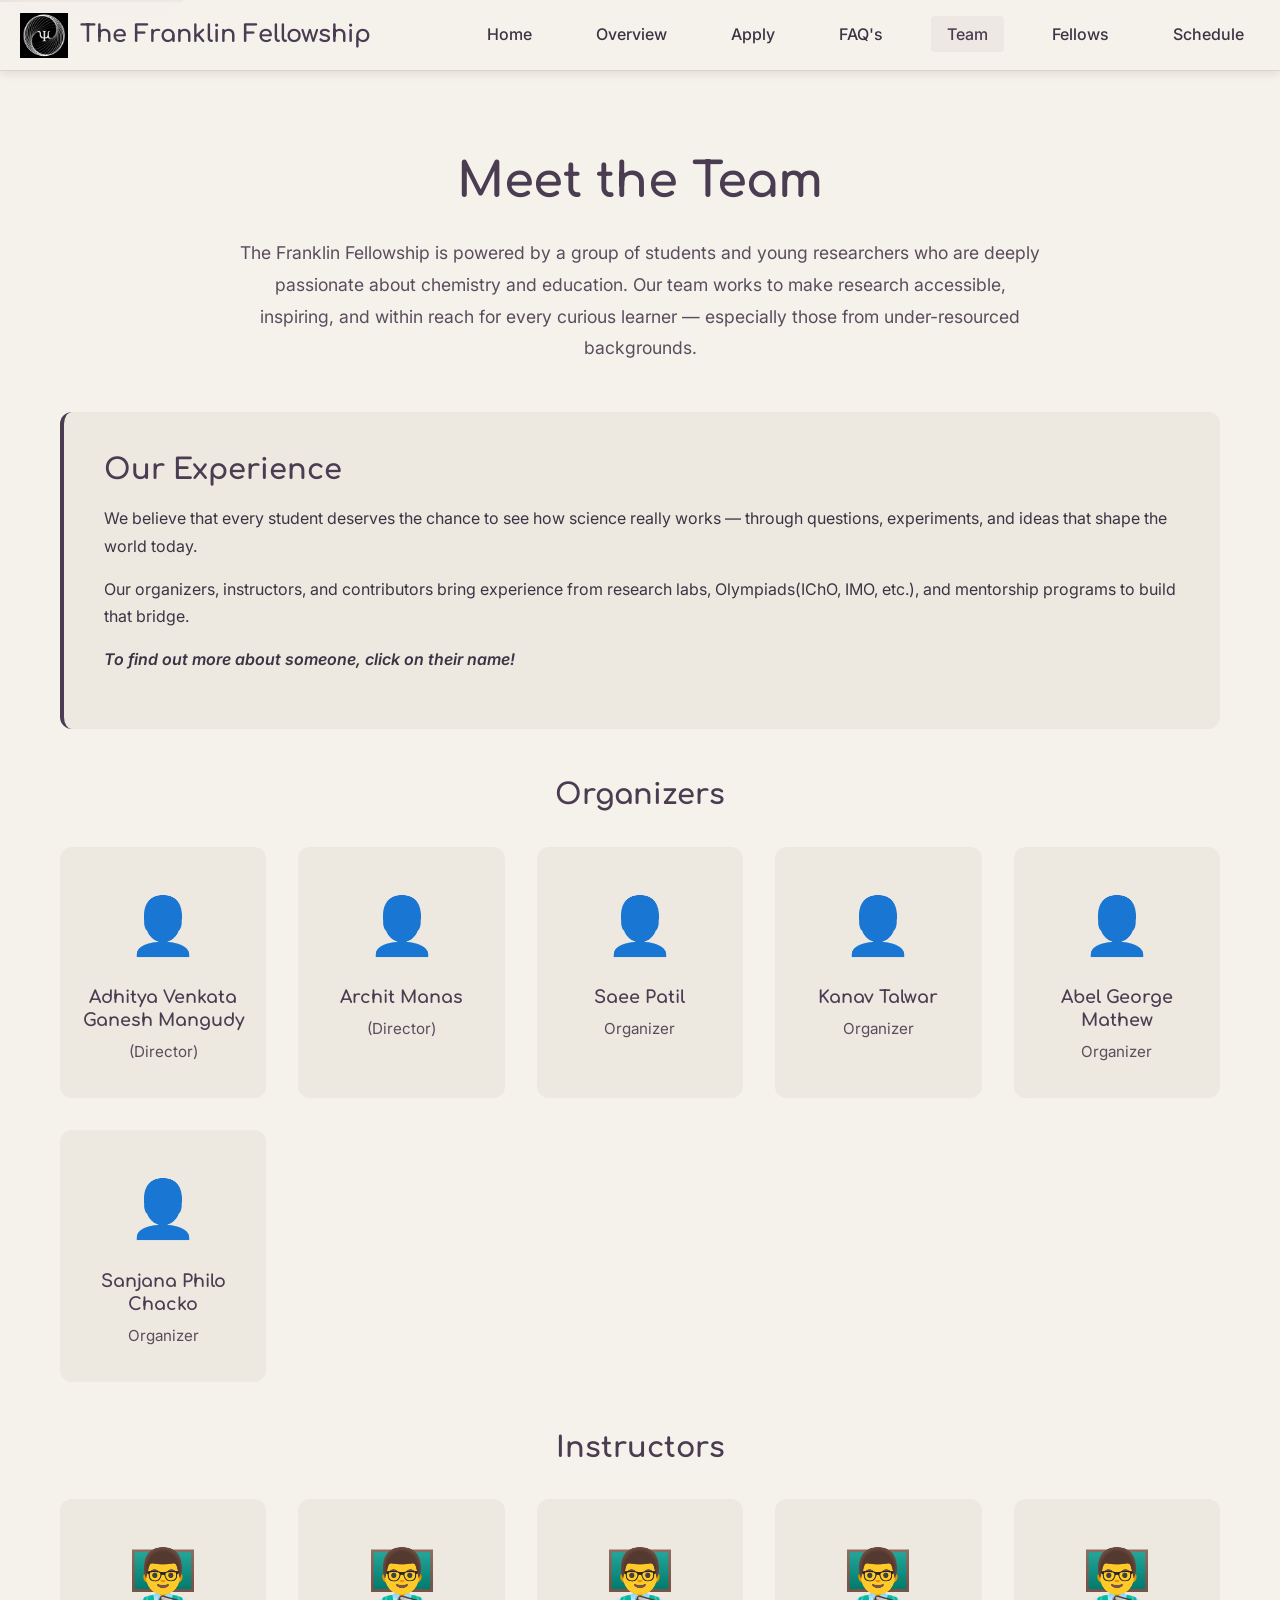
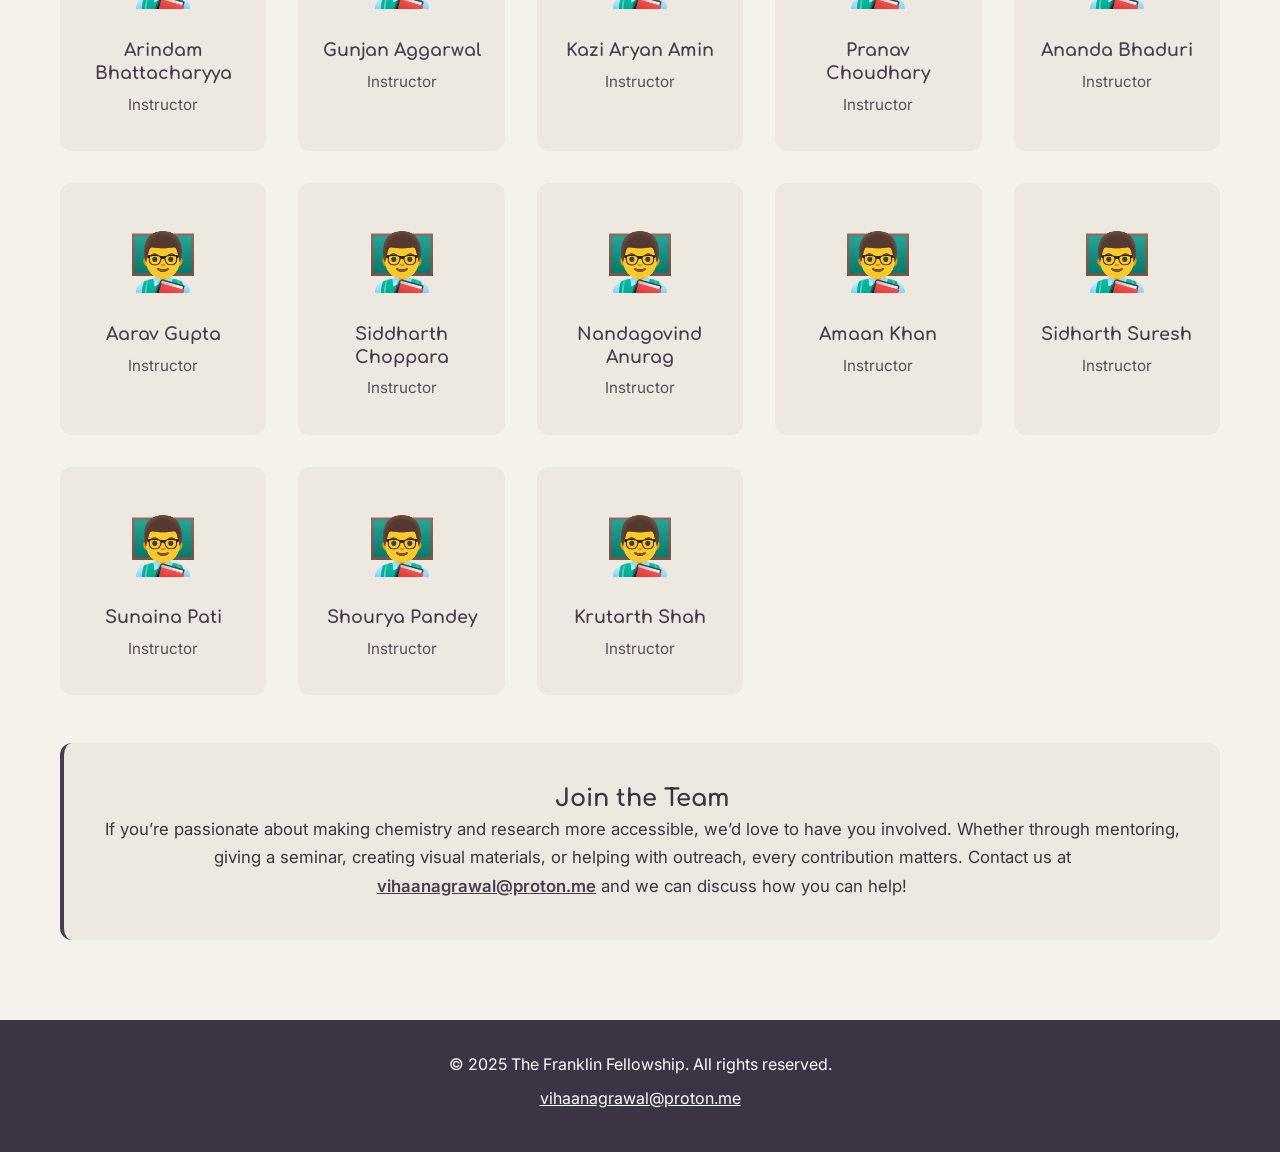
<file: team.html>
<!DOCTYPE html>
<html lang="en">
<head>
    <meta charset="UTF-8">
    <meta name="viewport" content="width=device-width, initial-scale=1.0">
    <title>Team - The Franklin Fellowship</title>
    <link rel="stylesheet" href="styles.css?v=2.0">
    <link rel="preconnect" href="https://fonts.googleapis.com">
    <link rel="preconnect" href="https://fonts.gstatic.com" crossorigin>
    <link href="https://fonts.googleapis.com/css2?family=Comfortaa:wght@300;400;500;600;700&family=Inter:wght@300;400;500;600&display=swap" rel="stylesheet">
</head>
<body>
    <!-- Skip Links -->
    <a href="#main-content" class="skip-link">Skip to main content</a>
    <a href="#navigation" class="skip-link">Skip to navigation</a>

    <!-- Navigation -->
    <nav class="navbar" id="navigation">
        <div class="nav-container">
            <a href="index.html" class="nav-brand">
                <img src="assets/logo.png" alt="Franklin Fellowship Logo" class="nav-logo">
                <span>The Franklin Fellowship</span>
            </a>
            <button class="nav-toggle" id="navToggle" aria-label="Toggle navigation">
                <span></span>
                <span></span>
                <span></span>
            </button>
            <ul class="nav-menu" id="navMenu">
                <li><a href="index.html" class="nav-link">Home</a></li>
                <li><a href="overview.html" class="nav-link">Overview</a></li>
                <li><a href="apply.html" class="nav-link">Apply</a></li>
                <li><a href="faqs.html" class="nav-link">FAQ's</a></li>
                <li><a href="team.html" class="nav-link active">Team</a></li>
                <li><a href="fellows.html" class="nav-link">Fellows</a></li>
                <li><a href="schedule.html" class="nav-link">Schedule</a></li>
            </ul>
        </div>
    </nav>

    <!-- Team Page Content -->
    <main id="main-content" class="page-content">
        <section class="team-page-section">
            <div class="container">
                <h1 class="page-title">Meet the Team</h1>
                <p class="page-intro">
                        The Franklin Fellowship is powered by a group of students and young researchers who are deeply passionate about chemistry and education.                      
                        Our team works to make research accessible, inspiring, and within reach for every curious learner — especially those from under-resourced backgrounds.</p>

                <div class="team-experience">
                    <h2 class="section-subtitle">Our Experience</h2>
                    <p>We believe that every student deserves the chance to see how science really works — through questions, experiments, and ideas that shape the world today.</p>
                    <p>Our organizers, instructors, and contributors bring experience from research labs, Olympiads(IChO, IMO, etc.), and mentorship programs to build that bridge.</p>
                    <p class="team-note">To find out more about someone, click on their name!</p>
                </div>

                <h2 class="team-category">Organizers</h2>
                <div class="team-grid">
                    <div class="team-card">
                        <div class="team-avatar">👤</div>
                        <h4 class="team-name">Adhitya Venkata Ganesh Mangudy</h4>
                        <p class="team-role">(Director)</p>
                    </div>
                    <div class="team-card">
                        <div class="team-avatar">👤</div>
                        <h4 class="team-name">Archit Manas</h4>
                        <p class="team-role">(Director)</p>
                    </div>
                    <div class="team-card">
                        <div class="team-avatar">👤</div>
                        <h4 class="team-name">Saee Patil</h4>
                        <p class="team-role">Organizer</p>
                    </div>
                    <div class="team-card">
                        <div class="team-avatar">👤</div>
                        <h4 class="team-name">Kanav Talwar</h4>
                        <p class="team-role">Organizer</p>
                    </div>
                    <div class="team-card">
                        <div class="team-avatar">👤</div>
                        <h4 class="team-name">Abel George Mathew</h4>
                        <p class="team-role">Organizer</p>
                    </div>
                    <div class="team-card">
                        <div class="team-avatar">👤</div>
                        <h4 class="team-name">Sanjana Philo Chacko</h4>
                        <p class="team-role">Organizer</p>
                    </div>
                </div>

                <h2 class="team-category">Instructors</h2>
                <div class="team-grid">
                    <div class="team-card">
                        <div class="team-avatar">👨‍🏫</div>
                        <h4 class="team-name">Arindam Bhattacharyya</h4>
                        <p class="team-role">Instructor</p>
                    </div>
                    <div class="team-card">
                        <div class="team-avatar">👨‍🏫</div>
                        <h4 class="team-name">Gunjan Aggarwal</h4>
                        <p class="team-role">Instructor</p>
                    </div>
                    <div class="team-card">
                        <div class="team-avatar">👨‍🏫</div>
                        <h4 class="team-name">Kazi Aryan Amin</h4>
                        <p class="team-role">Instructor</p>
                    </div>
                    <div class="team-card">
                        <div class="team-avatar">👨‍🏫</div>
                        <h4 class="team-name">Pranav Choudhary</h4>
                        <p class="team-role">Instructor</p>
                    </div>
                    <div class="team-card">
                        <div class="team-avatar">👨‍🏫</div>
                        <h4 class="team-name">Ananda Bhaduri</h4>
                        <p class="team-role">Instructor</p>
                    </div>
                    <div class="team-card">
                        <div class="team-avatar">👨‍🏫</div>
                        <h4 class="team-name">Aarav Gupta</h4>
                        <p class="team-role">Instructor</p>
                    </div>
                    <div class="team-card">
                        <div class="team-avatar">👨‍🏫</div>
                        <h4 class="team-name">Siddharth Choppara</h4>
                        <p class="team-role">Instructor</p>
                    </div>
                    <div class="team-card">
                        <div class="team-avatar">👨‍🏫</div>
                        <h4 class="team-name">Nandagovind Anurag</h4>
                        <p class="team-role">Instructor</p>
                    </div>
                    <div class="team-card">
                        <div class="team-avatar">👨‍🏫</div>
                        <h4 class="team-name">Amaan Khan</h4>
                        <p class="team-role">Instructor</p>
                    </div>
                    <div class="team-card">
                        <div class="team-avatar">👨‍🏫</div>
                        <h4 class="team-name">Sidharth Suresh</h4>
                        <p class="team-role">Instructor</p>
                    </div>
                    <div class="team-card">
                        <div class="team-avatar">👨‍🏫</div>
                        <h4 class="team-name">Sunaina Pati</h4>
                        <p class="team-role">Instructor</p>
                    </div>
                    <div class="team-card">
                        <div class="team-avatar">👨‍🏫</div>
                        <h4 class="team-name">Shourya Pandey</h4>
                        <p class="team-role">Instructor</p>
                    </div>
                    <div class="team-card">
                        <div class="team-avatar">👨‍🏫</div>
                        <h4 class="team-name">Krutarth Shah</h4>
                        <p class="team-role">Instructor</p>
                    </div>
                </div>

                <div class="team-join">
                    <h2>Join the Team</h2>
                    <p>
                        If you’re passionate about making chemistry and research more accessible, we’d love to have you involved.
                        Whether through mentoring, giving a seminar, creating visual materials, or helping with outreach, every contribution matters.
                        Contact us at <a href="mailto:vihaanagrawal@proton.me">vihaanagrawal@proton.me</a> and we can discuss how you can help!
                    </p>
                </div>
            </div>
        </section>
    </main>

    <!-- Footer -->
    <footer class="footer">
        <div class="container">
            <p>© 2025 The Franklin Fellowship. All rights reserved.</p>
            <p><a href="mailto:vihaanagrawal@proton.me">vihaanagrawal@proton.me</a></p>
        </div>
    </footer>

    <script src="script.js"></script>
</body>
</html>
</file>
<file: styles.css>
/* Reset and Base Styles */
* {
    margin: 0;
    padding: 0;
    box-sizing: border-box;
}

:root {
    /* CMU AI Safety Color Scheme */
    --primary-color: #4a3d52;
    --secondary-color: #6b5970;
    --accent-color: #d4a574;
    --dark-bg: #3c3444;
    --light-bg: #f5f1eb;
    --white: #FFFFFF;
    --text-dark: #3c3444;
    --text-light: #5a4d5e;
    --text-muted: #8b7a85;
    --border-color: #ddd4c7;
    --bg-secondary: #ede8e0;
    --bg-tertiary: #ede8e0;
    --border-highlight: #c9bfb0;
}

html {
    scroll-behavior: smooth;
}

body {
    font-family: 'Inter', -apple-system, BlinkMacSystemFont, 'Segoe UI', sans-serif;
    line-height: 1.6;
    color: var(--text-dark);
    background-color: var(--light-bg);
}

h1, h2, h3, h4, h5, h6 {
    font-family: 'Comfortaa', cursive;
    font-weight: 700;
    line-height: 1.3;
}

a {
    color: var(--primary-color);
    text-decoration: none;
    transition: all 0.3s ease;
}

a:hover {
    opacity: 0.8;
}

.container {
    max-width: 1200px;
    margin: 0 auto;
    padding: 0 20px;
}

/* Skip Links */
.skip-link {
    position: absolute;
    top: -40px;
    left: 0;
    background: var(--primary-color);
    color: var(--white);
    padding: 8px 16px;
    z-index: 100;
    border-radius: 0 0 4px 0;
}

.skip-link:focus {
    top: 0;
}

/* Navigation */
.navbar {
    background-color: rgba(245, 241, 235, 0.9);
    backdrop-filter: blur(20px);
    border-bottom: 1px solid var(--border-color);
    box-shadow: 0 2px 10px rgba(60, 52, 68, 0.1);
    position: sticky;
    top: 0;
    z-index: 1000;
    transition: all 0.3s ease;
}

.nav-container {
    max-width: 1400px;
    margin: 0 auto;
    padding: 0 20px;
    display: flex;
    justify-content: space-between;
    align-items: center;
    height: 70px;
}

.nav-brand {
    display: flex;
    align-items: center;
    gap: 12px;
    font-family: 'Comfortaa', cursive;
    font-size: 1.5rem;
    font-weight: 700;
    color: var(--primary-color);
    text-decoration: none;
}

.nav-logo {
    height: 45px;
    width: auto;
}

.nav-menu {
    display: flex;
    list-style: none;
    gap: 2rem;
    align-items: center;
}

.nav-link {
    color: var(--text-dark);
    font-weight: 500;
    padding: 8px 16px;
    border-radius: 4px;
    transition: all 0.3s ease;
    position: relative;
}

.nav-link:hover,
.nav-link.active {
    color: var(--primary-color);
    background-color: rgba(74, 61, 82, 0.05);
}

.nav-toggle {
    display: none;
    flex-direction: column;
    background: none;
    border: none;
    cursor: pointer;
    padding: 5px;
}

.nav-toggle span {
    width: 25px;
    height: 3px;
    background-color: var(--primary-color);
    margin: 3px 0;
    transition: all 0.3s ease;
    border-radius: 3px;
}

/* Hero Section */
.hero-section {
    position: relative;
    height: 70vh;
    min-height: 500px;
    overflow: hidden;
}

.hero-image {
    width: 100%;
    height: 100%;
    background: radial-gradient(ellipse at top, var(--bg-secondary) 0%, var(--light-bg) 50%);
    position: relative;
    display: flex;
    align-items: center;
    justify-content: center;
}

.hero-overlay {
    position: absolute;
    top: 0;
    left: 0;
    right: 0;
    bottom: 0;
    background-image:
        linear-gradient(rgba(74, 61, 82, 0.15) 1px, transparent 1px),
        linear-gradient(90deg, rgba(74, 61, 82, 0.15) 1px, transparent 1px);
    background-size: 60px 60px;
    opacity: 0.4;
}

.hero-content {
    position: relative;
    z-index: 2;
    text-align: center;
    color: var(--text-dark);
    padding: 0 20px;
    max-width: 900px;
    animation: fadeInUp 1s ease;
}

.hero-title {
    font-size: 3.5rem;
    margin-bottom: 1.5rem;
    font-weight: 700;
    color: var(--text-dark);
}

.hero-subtitle {
    font-size: 1.4rem;
    font-weight: 400;
    line-height: 1.6;
    color: var(--text-light);
}

/* Notice Section */
.notice-section {
    background-color: var(--light-bg);
    padding: 3rem 0;
    text-align: center;
    border-top: 1px solid var(--border-color);
}

.notice-section .container {
    max-width: 800px;
}

.notice-text {
    font-family: 'Comfortaa', cursive;
    font-size: 1.1rem;
    margin-bottom: 1.5rem;
    color: var(--text-dark);
}

.notice-subtitle {
    font-weight: 600;
    text-decoration: underline;
    margin-bottom: 1rem;
    color: var(--primary-color);
}

.notice-section p {
    margin-bottom: 0.75rem;
    color: var(--text-dark);
}

.notice-section a {
    color: var(--primary-color);
    text-decoration: underline;
}

/* Mission Section */
.mission-section {
    background: var(--light-bg);
    color: var(--text-dark);
    padding: 5rem 0;
    border-bottom: 1px solid var(--border-color);
}

.section-title {
    font-family: 'Comfortaa', cursive;
    font-size: 2.5rem;
    margin-bottom: 2rem;
    text-align: left;
    color: var(--primary-color);
}

.mission-text {
    font-size: 1.1rem;
    margin-bottom: 1.5rem;
    line-height: 1.8;
    color: var(--text-dark);
}

.mission-highlight {
    font-size: 1.1rem;
    line-height: 1.8;
    color: var(--text-dark);
}

.mission-highlight strong {
    font-weight: 700;
}

/* Naming Story Section */
.naming-section {
    padding: 5rem 0;
    background-color: var(--bg-secondary);
    border-top: 1px solid var(--border-color);
}

.naming-content {
    max-width: 1000px;
    margin: 0 auto;
    text-align: center;
}

.naming-title {
    font-family: 'Comfortaa', cursive;
    font-size: 2.5rem;
    color: var(--primary-color);
    margin-bottom: 2rem;
    font-weight: 700;
}

.naming-text {
    font-size: 1.1rem;
    line-height: 1.8;
    color: var(--text-dark);
    font-weight: 400;
    text-align: center;
}

.naming-text em {
    font-style: normal;
    font-weight: 700;
    color: var(--primary-color);
}

/* Info Cards Section */
.info-cards-section {
    padding: 5rem 0;
    background-color: var(--light-bg);
}

.info-grid {
    display: grid;
    grid-template-columns: repeat(auto-fit, minmax(300px, 1fr));
    gap: 2.5rem;
    margin-bottom: 3rem;
}

.info-card {
    padding: 2rem;
    border-radius: 12px;
    background: var(--bg-secondary);
    box-shadow: 0 4px 20px rgba(60, 52, 68, 0.08);
    transition: all 0.3s ease;
    border: 1px solid var(--border-color);
}

.info-card:hover {
    transform: translateY(-5px);
    box-shadow: 0 8px 30px rgba(0, 0, 0, 0.12);
}

.info-icon {
    font-size: 3rem;
    margin-bottom: 1rem;
    display: block;
}

.info-title {
    font-family: 'Comfortaa', cursive;
    font-size: 1.5rem;
    margin-bottom: 1rem;
    color: var(--primary-color);
}

.info-title a {
    color: var(--primary-color);
    text-decoration: none;
}

.info-title a:hover {
    text-decoration: underline;
}

.info-text {
    color: var(--text-dark);
    line-height: 1.7;
    margin-bottom: 1rem;
}

.info-text-small {
    font-size: 0.95rem;
    color: var(--text-light);
    line-height: 1.6;
    font-style: italic;
}

.highlight-text {
    text-decoration: underline;
    font-weight: 600;
    color: var(--primary-color);
}

.application-note {
    background: var(--bg-tertiary);
    padding: 2rem;
    border-radius: 12px;
    border-left: 4px solid var(--primary-color);
}

.application-note p {
    color: var(--text-dark);
    line-height: 1.8;
    font-style: italic;
}

/* Team Section */
.team-section {
    padding: 5rem 0;
    background-color: var(--light-bg);
}

.team-intro {
    text-align: center;
    max-width: 800px;
    margin: 0 auto 3rem;
    font-size: 1.1rem;
    color: var(--text-light);
    line-height: 1.8;
}

.team-category {
    font-family: 'Comfortaa', cursive;
    font-size: 1.8rem;
    color: var(--primary-color);
    margin: 3rem 0 2rem;
    text-align: center;
}

.team-grid {
    display: grid;
    grid-template-columns: repeat(auto-fit, minmax(200px, 1fr));
    gap: 2rem;
    margin-bottom: 3rem;
}

.team-card {
    text-align: center;
    padding: 2rem 1rem;
    border-radius: 12px;
    background: var(--bg-secondary);
    transition: all 0.3s ease;
    border: 2px solid transparent;
}

.team-card:hover {
    transform: translateY(-5px);
    border-color: var(--primary-color);
    box-shadow: 0 8px 25px rgba(60, 52, 68, 0.15);
}

.team-avatar {
    font-size: 3.5rem;
    margin-bottom: 1rem;
    transition: transform 0.3s ease;
}

.team-name {
    font-family: 'Comfortaa', cursive;
    font-size: 1.1rem;
    color: var(--primary-color);
    margin-bottom: 0.5rem;
}

.team-role {
    color: var(--text-light);
    font-size: 0.95rem;
}

.team-join {
    background: var(--bg-tertiary);
    padding: 2.5rem;
    border-radius: 12px;
    text-align: center;
    margin-top: 3rem;
    border-left: 4px solid var(--primary-color);
}

.team-join h3 {
    font-family: 'Comfortaa', cursive;
    color: var(--primary-color);
    margin-bottom: 1rem;
    font-size: 1.5rem;
}

.team-join p {
    font-size: 1.05rem;
    line-height: 1.7;
    color: var(--text-dark);
}

.team-join a {
    color: var(--primary-color);
    font-weight: 600;
    text-decoration: underline;
}

/* Partnership Section */
.partnership-section {
    background-color: var(--light-bg);
    padding: 4rem 0;
}

.section-title-center {
    font-family: 'Comfortaa', cursive;
    font-size: 2rem;
    text-align: center;
    margin-bottom: 2rem;
    color: var(--primary-color);
}

.partner-logos {
    display: flex;
    justify-content: center;
    align-items: center;
    gap: 3rem;
    flex-wrap: wrap;
}

.partner-logo {
    padding: 1rem;
}

.partner-placeholder {
    width: 200px;
    height: 80px;
    background: var(--primary-color);
    color: var(--white);
    display: flex;
    align-items: center;
    justify-content: center;
    border-radius: 8px;
    font-family: 'Comfortaa', cursive;
    font-weight: 600;
    box-shadow: 0 4px 15px rgba(60, 52, 68, 0.15);
}

/* Questions Section */
.questions-section {
    background: var(--bg-tertiary);
    color: var(--text-dark);
    padding: 4rem 0;
    text-align: center;
}

.questions-text {
    font-size: 1.1rem;
    font-style: italic;
    line-height: 1.8;
    color: var(--text-dark);
}

.questions-text a {
    color: var(--primary-color);
    text-decoration: underline;
    font-weight: 600;
}

.questions-text a:hover {
    opacity: 0.8;
}

/* Social Section */
.social-section {
    padding: 3rem 0;
    background-color: var(--light-bg);
    text-align: center;
}

.social-links {
    display: flex;
    justify-content: center;
    gap: 1.5rem;
    margin-bottom: 1rem;
}

.social-link {
    display: inline-flex;
    align-items: center;
    justify-content: center;
    width: 60px;
    height: 60px;
    border-radius: 50%;
    background: var(--bg-secondary);
    transition: all 0.3s ease;
    box-shadow: 0 2px 10px rgba(60, 52, 68, 0.1);
}

.social-link:hover {
    transform: scale(1.1);
    box-shadow: 0 4px 15px rgba(0, 0, 0, 0.15);
}

.social-text {
    color: var(--text-light);
    font-size: 0.95rem;
}

/* Newsletter Section */
.newsletter-section {
    background: var(--bg-tertiary);
    padding: 3rem 0;
}

.newsletter-title {
    font-family: 'Comfortaa', cursive;
    text-align: center;
    margin-bottom: 1.5rem;
    font-size: 1.5rem;
    color: var(--primary-color);
}

.newsletter-form {
    display: flex;
    max-width: 500px;
    margin: 0 auto;
    gap: 1rem;
    flex-wrap: wrap;
    justify-content: center;
}

.newsletter-input {
    flex: 1;
    min-width: 250px;
    padding: 12px 20px;
    border: 2px solid var(--border-color);
    border-radius: 8px;
    font-size: 1rem;
    transition: all 0.3s ease;
}

.newsletter-input:focus {
    outline: none;
    border-color: var(--primary-color);
    box-shadow: 0 0 0 3px rgba(74, 61, 82, 0.1);
}

.newsletter-button {
    padding: 12px 30px;
    background: var(--primary-color);
    color: var(--white);
    border: none;
    border-radius: 8px;
    font-size: 1rem;
    font-weight: 600;
    cursor: pointer;
    transition: all 0.3s ease;
    font-family: 'Comfortaa', cursive;
}

.newsletter-button:hover {
    transform: translateY(-2px);
    box-shadow: 0 4px 15px rgba(60, 52, 68, 0.3);
}

/* Footer */
.footer {
    background-color: var(--dark-bg);
    color: var(--white);
    padding: 2rem 0;
    text-align: center;
}

.footer p {
    margin-bottom: 0.5rem;
}

.footer a {
    color: var(--white);
    text-decoration: underline;
}

.footer a:hover {
    opacity: 0.8;
}

/* Animations */
@keyframes fadeInUp {
    from {
        opacity: 0;
        transform: translateY(30px);
    }
    to {
        opacity: 1;
        transform: translateY(0);
    }
}

/* Responsive Design */
@media (max-width: 968px) {
    .nav-toggle {
        display: flex;
    }

    .nav-menu {
        position: fixed;
        left: -100%;
        top: 70px;
        flex-direction: column;
        background-color: var(--white);
        width: 100%;
        text-align: center;
        transition: 0.3s;
        box-shadow: 0 10px 27px rgba(0, 0, 0, 0.05);
        padding: 2rem 0;
        gap: 0;
    }

    .nav-menu.active {
        left: 0;
    }

    .nav-link {
        padding: 1rem;
        width: 100%;
        display: block;
    }

    .hero-title {
        font-size: 2.5rem;
    }

    .hero-subtitle {
        font-size: 1.1rem;
    }

    .info-grid {
        grid-template-columns: 1fr;
    }
}

@media (max-width: 640px) {
    .hero-title {
        font-size: 2rem;
    }

    .hero-subtitle {
        font-size: 1rem;
    }

    .section-title {
        font-size: 2rem;
    }

    .section-title-center {
        font-size: 1.75rem;
    }

    .newsletter-form {
        flex-direction: column;
        align-items: stretch;
    }

    .newsletter-input {
        min-width: 100%;
    }
}

/* Scroll Animation */
.fade-in {
    opacity: 0;
    transform: translateY(20px);
    transition: opacity 0.6s ease, transform 0.6s ease;
}

.fade-in.visible {
    opacity: 1;
    transform: translateY(0);
}

/* Page Content Styles */
.page-content {
    min-height: calc(100vh - 200px);
}

.team-page-section {
    padding: 5rem 0;
    background-color: var(--light-bg);
}

.page-title {
    font-family: 'Comfortaa', cursive;
    font-size: 3rem;
    text-align: center;
    color: var(--primary-color);
    margin-bottom: 1.5rem;
}

.page-intro {
    text-align: center;
    max-width: 800px;
    margin: 0 auto 3rem;
    font-size: 1.1rem;
    color: var(--text-light);
    line-height: 1.8;
}

.team-experience {
    background: var(--bg-tertiary);
    padding: 2.5rem;
    border-radius: 12px;
    margin-bottom: 3rem;
    border-left: 4px solid var(--primary-color);
}

.section-subtitle {
    font-family: 'Comfortaa', cursive;
    font-size: 1.8rem;
    color: var(--primary-color);
    margin-bottom: 1rem;
}

.team-experience p {
    margin-bottom: 1rem;
    line-height: 1.7;
    color: var(--text-dark);
}

.team-note {
    font-style: italic;
    font-weight: 600;
    color: var(--primary-color);
}

.past-contributor {
    opacity: 0.85;
}

.past-contributor:hover {
    opacity: 1;
}

/* Overview Page Styles */
.overview-section {
    padding: 5rem 0;
    background-color: var(--light-bg);
}

.overview-card {
    background: var(--bg-secondary);
    padding: 2.5rem;
    border-radius: 12px;
    margin-bottom: 2rem;
    box-shadow: 0 4px 20px rgba(60, 52, 68, 0.08);
    border-left: 4px solid var(--primary-color);
    transition: all 0.3s ease;
}

.overview-card:hover {
    transform: translateY(-5px);
    box-shadow: 0 8px 30px rgba(60, 52, 68, 0.12);
}

.overview-card.highlight {
    background: var(--bg-tertiary);
    border-left-color: var(--accent-color);
}

.overview-card-title {
    font-family: 'Comfortaa', cursive;
    font-size: 1.8rem;
    color: var(--primary-color);
    margin-bottom: 1.5rem;
}

.overview-card p {
    line-height: 1.8;
    color: var(--text-dark);
    margin-bottom: 1rem;
}

.overview-card a {
    color: var(--primary-color);
    font-weight: 600;
    text-decoration: underline;
}

/* FAQ Page Styles */
.faq-section {
    padding: 5rem 0;
    background-color: var(--light-bg);
}

.faq-item {
    background: var(--bg-secondary);
    padding: 2rem;
    border-radius: 12px;
    margin-bottom: 1.5rem;
    border-left: 4px solid var(--primary-color);
    transition: all 0.3s ease;
}

.faq-item:hover {
    transform: translateX(5px);
    box-shadow: 0 4px 15px rgba(60, 52, 68, 0.1);
}

.faq-question {
    font-family: 'Comfortaa', cursive;
    font-size: 1.3rem;
    color: var(--primary-color);
    margin-bottom: 1rem;
}

.faq-answer {
    line-height: 1.8;
    color: var(--text-dark);
    margin-bottom: 0.75rem;
}

.faq-answer a {
    color: var(--primary-color);
    font-weight: 600;
    text-decoration: underline;
}

/* Apply Page Styles */
.apply-section {
    padding: 5rem 0;
    background-color: var(--light-bg);
}

.apply-notice {
    background: var(--bg-secondary);
    padding: 2.5rem;
    border-radius: 12px;
    margin-bottom: 2rem;
    box-shadow: 0 4px 20px rgba(60, 52, 68, 0.08);
    text-align: center;
}

.apply-notice h2, .apply-notice h3 {
    font-family: 'Comfortaa', cursive;
    color: var(--primary-color);
    margin-bottom: 1rem;
}

.apply-notice.important {
    background: var(--bg-tertiary);
    border-left: 4px solid var(--primary-color);
}

.apply-notice p {
    line-height: 1.8;
    color: var(--text-dark);
    margin-bottom: 0.75rem;
}

.apply-notice a {
    color: var(--primary-color);
    font-weight: 600;
    text-decoration: underline;
}

.apply-card {
    background: var(--bg-secondary);
    padding: 2.5rem;
    border-radius: 12px;
    margin-bottom: 2rem;
    box-shadow: 0 4px 20px rgba(60, 52, 68, 0.08);
    border-left: 4px solid var(--primary-color);
}

.apply-card.highlight {
    background: var(--bg-tertiary);
}

.apply-card-title {
    font-family: 'Comfortaa', cursive;
    font-size: 1.6rem;
    color: var(--primary-color);
    margin-bottom: 1.5rem;
}

.apply-card p {
    line-height: 1.8;
    color: var(--text-dark);
    margin-bottom: 1rem;
}

/* Schedule Page Styles */
.schedule-section {
    padding: 5rem 0;
    background-color: var(--light-bg);
}

.schedule-info {
    background: var(--bg-secondary);
    padding: 1.5rem 2rem;
    border-radius: 8px;
    margin: 2rem 0;
    border-left: 4px solid var(--accent-color);
}

.schedule-info p {
    margin: 0.5rem 0;
    color: var(--text-dark);
    font-size: 1rem;
}

.schedule-info strong {
    color: var(--primary-color);
    font-weight: 600;
}

.schedule-table-wrapper {
    margin: 3rem 0;
    overflow-x: auto;
    background: var(--white);
    border-radius: 12px;
    box-shadow: 0 4px 20px rgba(60, 52, 68, 0.08);
}

.schedule-table {
    width: 100%;
    border-collapse: collapse;
}

.schedule-table thead {
    background: var(--primary-color);
    color: var(--white);
}

.schedule-table th {
    padding: 1.25rem 1.5rem;
    text-align: left;
    font-family: 'Comfortaa', cursive;
    font-weight: 600;
    font-size: 1rem;
}

.schedule-table tbody tr {
    border-bottom: 1px solid var(--border-color);
    transition: background-color 0.2s ease;
}

.schedule-table tbody tr:hover {
    background-color: var(--bg-secondary);
}

.schedule-table tbody tr:last-child {
    border-bottom: none;
}

.schedule-table td {
    padding: 1.5rem 1.5rem;
    color: var(--text-dark);
    line-height: 1.6;
}

.schedule-table td:first-child {
    font-weight: 600;
    color: var(--primary-color);
    white-space: nowrap;
    width: 100px;
}

.schedule-table td:nth-child(2) {
    width: 40%;
}

.schedule-table td:nth-child(3) {
    width: 45%;
    line-height: 1.8;
}

.schedule-table td strong {
    color: var(--text-dark);
    font-weight: 600;
}

.table-link {
    color: var(--primary-color);
    text-decoration: none;
    font-weight: 500;
    margin-left: 0.5rem;
    transition: color 0.2s ease;
}

.table-link:hover {
    color: var(--secondary-color);
    text-decoration: underline;
}

.reading-link {
    color: var(--primary-color);
    text-decoration: none;
    transition: color 0.2s ease;
}

.reading-link:hover {
    text-decoration: underline;
}

.material-badge {
    display: inline-block;
    padding: 0.35rem 0.75rem;
    background: var(--bg-secondary);
    color: var(--primary-color);
    border-radius: 6px;
    font-size: 0.85rem;
    font-weight: 500;
    margin-right: 0.5rem;
    margin-bottom: 0.5rem;
    border: 1px solid var(--border-color);
}

.schedule-note {
    background: var(--bg-tertiary);
    padding: 1.5rem 2rem;
    border-radius: 8px;
    margin-top: 2rem;
    border-left: 4px solid var(--primary-color);
}

.schedule-note p {
    color: var(--text-dark);
    line-height: 1.7;
    margin: 0;
}

.schedule-note strong {
    color: var(--primary-color);
    font-weight: 600;
}

/* Responsive Schedule Table */
@media (max-width: 768px) {
    .schedule-table th,
    .schedule-table td {
        padding: 1rem;
        font-size: 0.85rem;
    }
    
    .schedule-table td:first-child {
        width: 70px;
        font-size: 0.8rem;
    }
    
    .schedule-table td:nth-child(2),
    .schedule-table td:nth-child(3) {
        width: auto;
    }
    
    .reading-link {
        display: inline-block;
        margin-bottom: 0.5rem;
    }
}

/* Fellows Page Styles */
.fellows-section {
    padding: 5rem 0;
    background: var(--light-bg);
}

.cohort-section {
    margin-bottom: 4rem;
}

.cohort-title {
    font-family: 'Comfortaa', cursive;
    font-size: 2rem;
    color: var(--primary-color);
    text-align: center;
    margin-bottom: 2rem;
    padding-bottom: 1rem;
    border-bottom: 3px solid var(--primary-color);
}

.fellows-grid {
    display: grid;
    grid-template-columns: repeat(auto-fill, minmax(140px, 1fr));
    gap: 1.5rem;
}

.fellow-card {
    background: var(--bg-secondary);
    padding: 1.5rem 1rem;
    border-radius: 12px;
    text-align: center;
    font-size: 2.5rem;
    transition: all 0.3s ease;
    border: 2px solid transparent;
    box-shadow: 0 2px 10px rgba(60, 52, 68, 0.05);
}

.fellow-card:hover {
    transform: translateY(-5px) scale(1.05);
    border-color: var(--primary-color);
    box-shadow: 0 8px 25px rgba(60, 52, 68, 0.2);
}

.fellow-name {
    font-size: 0.95rem;
    font-family: 'Comfortaa', cursive;
    color: var(--text-dark);
    margin-top: 0.75rem;
    font-weight: 600;
}

.cohort-stats {
    background: linear-gradient(135deg, var(--accent-color) 0%, var(--secondary-color) 100%);
    padding: 3rem;
    border-radius: 12px;
    margin-top: 4rem;
    text-align: center;
}

.cohort-stats h3 {
    font-family: 'Comfortaa', cursive;
    font-size: 2rem;
    color: var(--white);
    margin-bottom: 2rem;
}

.stats-grid {
    display: grid;
    grid-template-columns: repeat(auto-fit, minmax(150px, 1fr));
    gap: 2rem;
}

.stat-card {
    background: rgba(255, 255, 255, 0.1);
    padding: 2rem;
    border-radius: 12px;
    backdrop-filter: blur(10px);
}

.stat-number {
    font-family: 'Comfortaa', cursive;
    font-size: 3rem;
    color: var(--white);
    font-weight: 700;
    margin-bottom: 0.5rem;
}

.stat-label {
    color: rgba(255, 255, 255, 0.9);
    font-size: 1.1rem;
    font-weight: 500;
}
</file>
